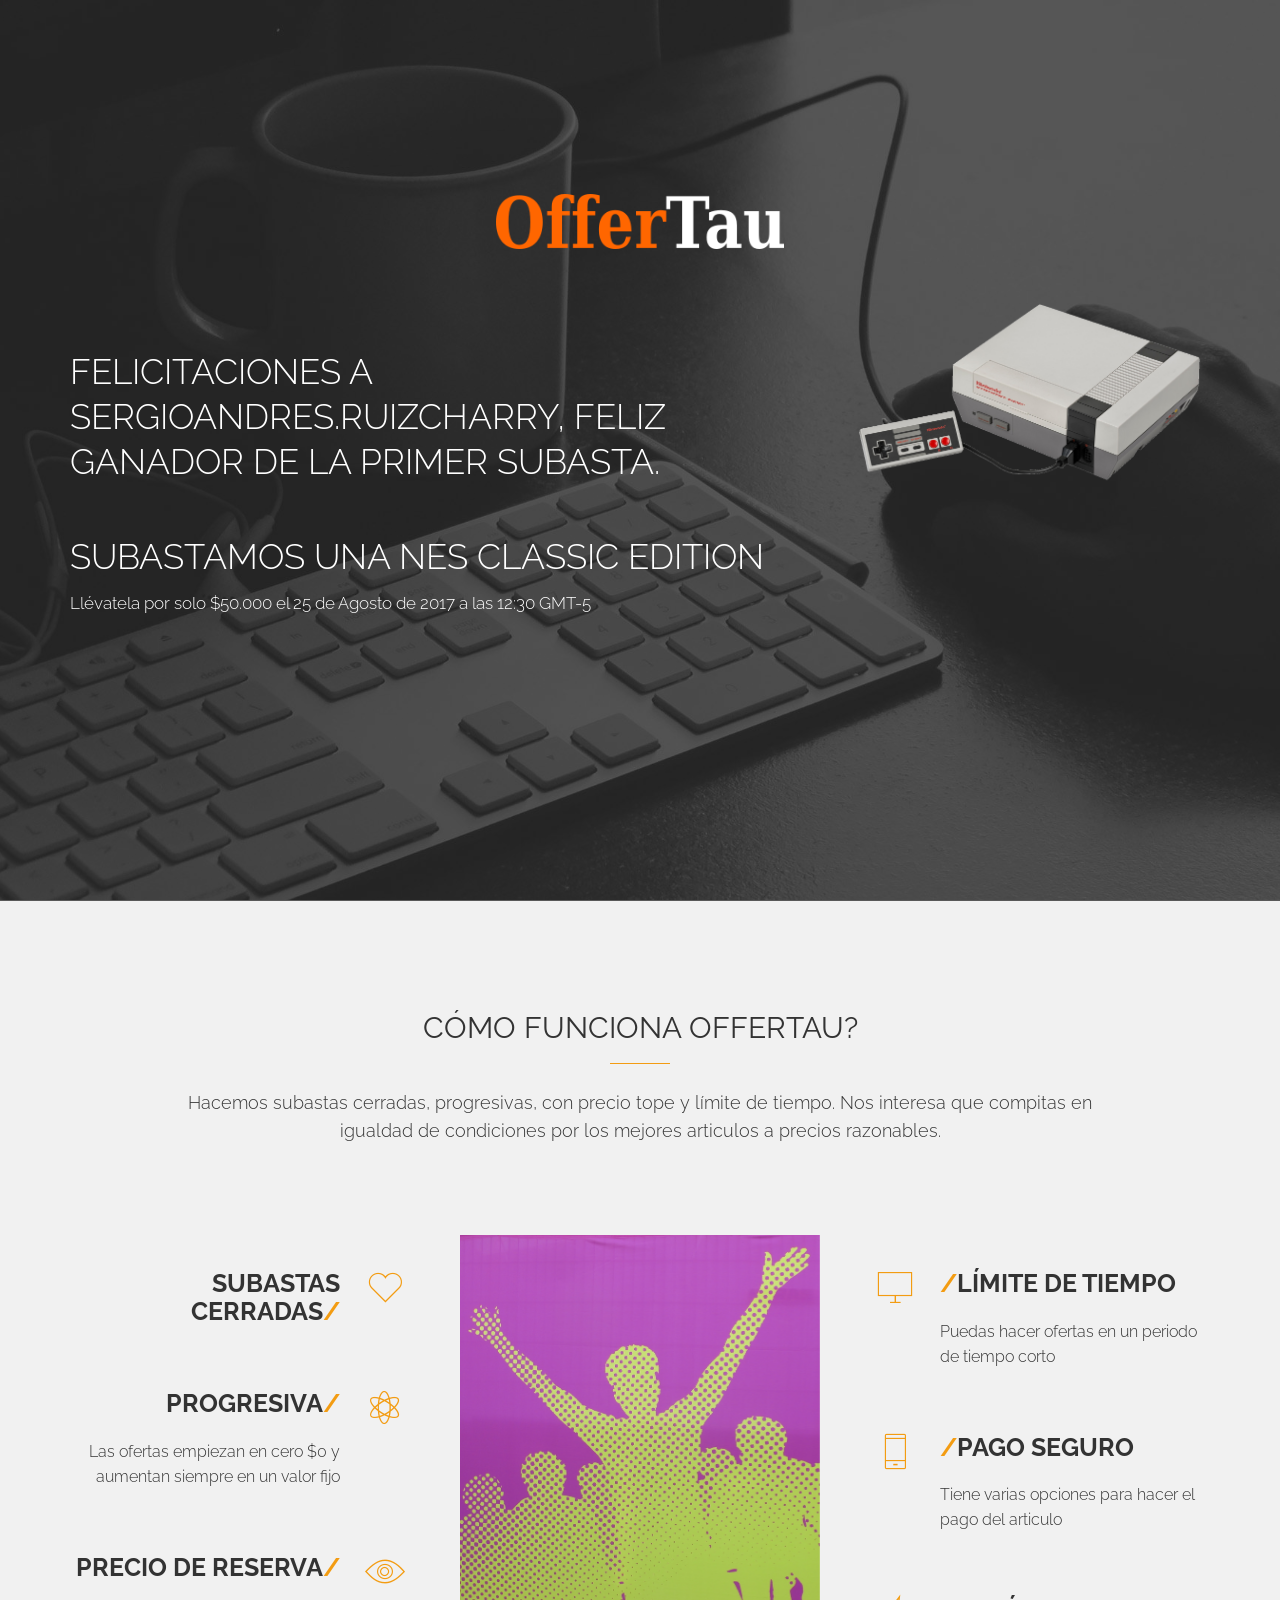
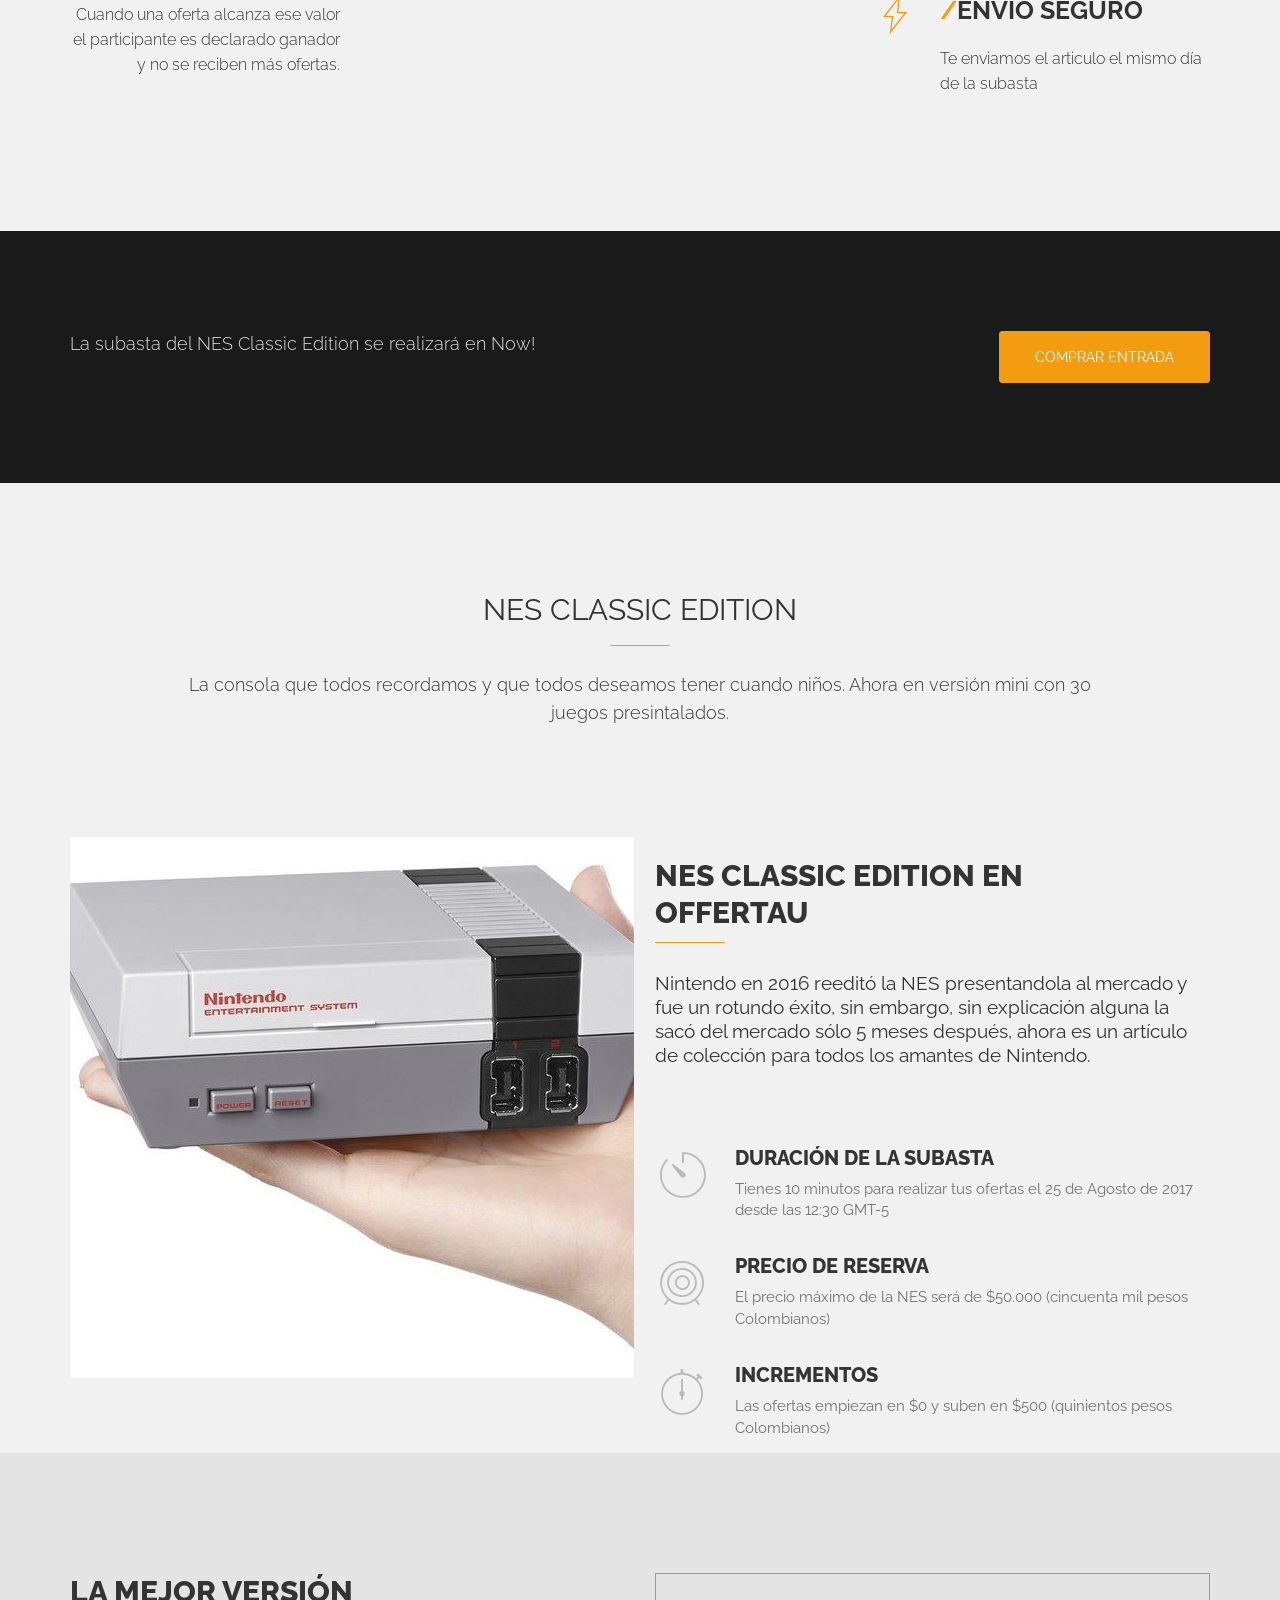
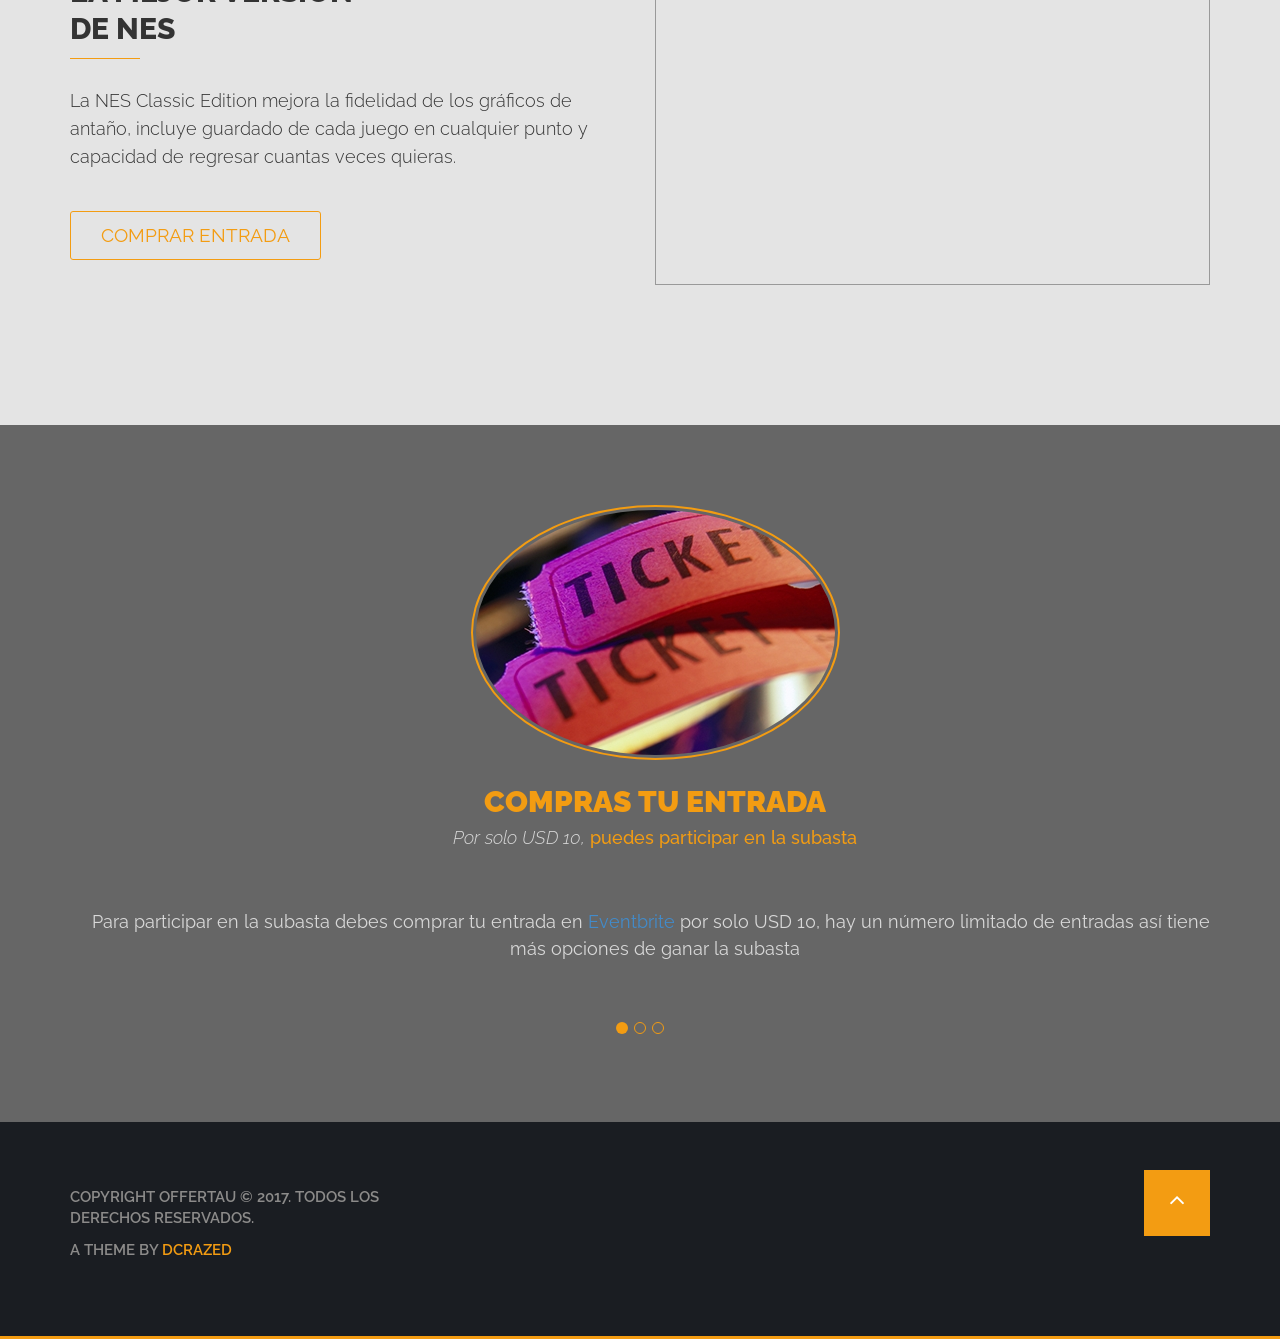
<file: index.html>
<!DOCTYPE html>
<html lang="en">
<!--
	Bent - Bootstrap Landing Page Template by Dcrazed
	Site: https://dcrazed.com/bent-app-landing-page-template/
	Free for personal and commercial use under GNU GPL 3.0 license.
-->

<head>
    <meta charset="utf-8">
    <meta http-equiv="X-UA-Compatible" content="IE=edge">
    <meta name="viewport" content="width=device-width, initial-scale=1">
    <title>Offertau | Subastas de los mejores productos a precios insuperables</title>
    <!-- Google Font -->
    <link href='https://fonts.googleapis.com/css?family=Raleway:500,600,700,800,900,400,300' rel='stylesheet' type='text/css'>

    <link href='https://fonts.googleapis.com/css?family=Source+Sans+Pro:300,400,600,700,900,300italic,400italic' rel='stylesheet' type='text/css'>
    <!-- Bootstrap -->
    <link href="css/bootstrap.min.css" rel="stylesheet">

    <!-- Owl Carousel Assets -->
    <link href="css/owl.carousel.css" rel="stylesheet">
    <link href="css/owl.theme.css" rel="stylesheet">


    <!-- Pixeden Icon Font -->
    <link rel="stylesheet" href="css/Pe-icon-7-stroke.css">

    <!-- Font Awesome -->
    <link href="css/font-awesome.min.css" rel="stylesheet">


    <!-- PrettyPhoto -->
    <link href="css/prettyPhoto.css" rel="stylesheet">
    
    <!-- Favicon -->
    <link rel="shortcut icon" type="image/x-icon" href="favicon.ico" />

    <!-- Style -->
    <link href="css/style.css" rel="stylesheet">

    <link href="css/animate.css" rel="stylesheet">
    <!-- Responsive CSS -->
    <link href="css/responsive.css" rel="stylesheet">
    <!-- HTML5 Shim and Respond.js IE8 support of HTML5 elements and media queries -->
    <!-- WARNING: Respond.js doesn't work if you view the page via file:// -->
    <!--[if lt IE 9]>
	  <script src="https://oss.maxcdn.com/libs/html5shiv/3.7.0/html5shiv.js"></script>
	  <script src="https://oss.maxcdn.com/libs/respond.js/1.4.2/respond.min.js"></script>
	<![endif]-->
</head>

<body>
    <!-- PRELOADER -->
    <div class="spn_hol">
        <div class="spinner">
            <div class="bounce1"></div>
            <div class="bounce2"></div>
            <div class="bounce3"></div>
        </div>
    </div>

 <!-- END PRELOADER -->

 <!-- =========================
     START ABOUT US SECTION
============================== -->
    <section class="header parallax home-parallax page" id="HOME">
        <h2></h2>
        <div class="section_overlay">
            <nav class="navbar navbar-default navbar-fixed-top" role="navigation">
                <div class="container">
                    <!-- Brand and toggle get grouped for better mobile display -->
                    <div class="navbar-header">
                        <button type="button" class="navbar-toggle collapsed" data-toggle="collapse" data-target="#bs-example-navbar-collapse-1">
                            <span class="sr-only">Cambiar navegación</span>
                            <span class="icon-bar"></span>
                            <span class="icon-bar"></span>
                            <span class="icon-bar"></span>
                        </button>
                        <a class="navbar-brand" href="#">
                            <img src="images/logo.png" alt="Offertau, subastas de los mejores productos y servicios a los mejores precios">
                        </a>
                    </div>
                    <!-- Collect the nav links, forms, and other content for toggling -->
                    <div class="collapse navbar-collapse" id="bs-example-navbar-collapse-1">
                        <ul class="nav navbar-nav navbar-right">
                            <!-- NAV -->
                            <li><a href="#HOME">INICIO</a> </li>
                            <li><a href="#FEATURES">¿CÓMO FUNCIONA?</a></li>
                            <li><a href="#ABOUT">NES</a> </li>
                        </ul>
                    </div>
                    <!-- /.navbar-collapse -->
                </div>
                <!-- /.container- -->
            </nav>

            <div class="container home-container">
                <div class="row">
                    <div class="col-md-12">
                        <div class="logo text-center">
                                <!-- LOGO -->
                            <img height="55" src="images/logo.png" alt="Offertau, subastas de los mejores productos y servicios a los mejores precios">
                        </div>
                    </div>
                </div>
                <div class="row">
                    <div class="col-md-8 col-sm-8">
                        <div class="home_text">
                            <!-- TITLE AND DESC -->
				                    <h1>FELICITACIONES A sergioandres.ruizcharry, feliz ganador de la primer subasta.</h1>
                            <h1>Subastamos una NES Classic Edition</h1>
                            <p>Llévatela por solo $50.000 el 25 de Agosto de 2017 a las 12:30 GMT-5</p>

							                            <div class="download-btn">
                            <!-- BUTTON 
                                <a class="btn home-btn wow fadeInLeft" href="#" target="_blank">FELICITACIONES A sergioandres.ruizcharry, feliz ganador de la primer subasta.</a>	
                            <div class="download-btn">
-->
                            <!-- BUTTON 
                                <a class="btn home-btn wow fadeInLeft" href="https://www.eventbrite.com/e/entradas-subasta-nes-classic-edition-36871966043" target="_blank">Comprar entrada</a>
								<a class="tuor btn wow fadeInRight" href="#FEATURES">Quiero saber más <i class="fa fa-angle-down"></i></a>
-->                            
</div>
                        </div>
                    </div>
                    <div class="col-md-4 col-sm-4">
                        <div class="home-iphone">
                            <img src="images/NES_home.png" alt="NES Classic Edition en subasta">
                        </div>
                    </div>
                </div>
            </div>
        </div>
    </section>

    <!-- END HEADER SECTION -->


<!-- =========================
     START FEATURES
============================== -->
    <section id="FEATURES" class="features page">
        <div class="container">
            <div class="row">
                <div class="col-md-10 col-md-offset-1">
                    <!-- FEATURES SECTION TITLE -->
                    <div class="section_title wow fadeIn" data-wow-duration="1s">
                        <h2>Cómo funciona Offertau?</h2>
                        <p>Hacemos subastas cerradas, progresivas, con precio tope y límite de tiempo. Nos interesa que compitas en igualdad de condiciones por los mejores articulos a precios razonables.</p>
                    </div>
                    <!-- END FEATURES SECTION TITLE -->
                </div>
            </div>
        </div>

        <div class="feature_inner">
            <div class="container">
                <div class="row">
                    <div class="col-md-4 right_no_padding wow fadeInLeft" data-wow-duration="1s">
                        <!-- FEATURE -->

                        <div class="left_single_feature">
                            <!-- ICON -->
                            <div><span class="pe-7s-like"></span></div>

                            <!-- FEATURE HEADING AND DESCRIPTION -->
                            <h3>Subastas cerradas<span>/</span></h3>
                        </div>

                        <!-- END SINGLE FEATURE -->


                        <!-- FEATURE -->
                        <div class="left_single_feature">
                            <!-- ICON -->
                            <div><span class="pe-7s-science"></span></div>

                            <!-- FEATURE HEADING AND DESCRIPTION -->
                            <h3>Progresiva<span>/</span></h3>
                            <p>Las ofertas empiezan en cero $0 y aumentan siempre en un valor fijo</p>
                        </div>
                        <!-- END SINGLE FEATURE -->


                        <!-- FEATURE -->
                        <div class="left_single_feature">
                            <!-- ICON -->
                            <div><span class="pe-7s-look"></span></div>

                            <!-- FEATURE HEADING AND DESCRIPTION -->
                            <h3>Precio de reserva<span>/</span></h3>
                            <p>Cuando una oferta alcanza ese valor el participante es declarado ganador y no se reciben más ofertas.</p>
                        </div>
                        <!-- END SINGLE FEATURE -->

                    </div>
                    <div class="col-md-4">
                        <div class="feature_iphone">
                            <!-- FEATURE PHONE IMAGE -->
                            <img class="wow bounceIn" data-wow-duration="1s" src="images/advantages.jpg" alt="Ventajas de las subastas de offertau, mejores articulos, precios bajos, entrega segura">
                        </div>
                    </div>
                    <div class="col-md-4 left_no_padding wow fadeInRight" data-wow-duration="1s">

                        <!-- FEATURE -->
                        <div class="right_single_feature">
                            <!-- ICON -->
                            <div><span class="pe-7s-monitor"></span></div>

                            <!-- FEATURE HEADING AND DESCRIPTION -->
                            <h3><span>/</span>Límite de tiempo</h3>
                            <p>Puedas hacer ofertas en un periodo de tiempo corto</p>
                        </div>
                        <!-- END SINGLE FEATURE -->


                        <!-- FEATURE -->
                        <div class="right_single_feature">
                            <!-- ICON -->
                            <div><span class="pe-7s-phone"></span></div>

                            <!-- FEATURE HEADING AND DESCRIPTION -->
                            <h3><span>/</span>Pago seguro</h3>
                            <p>Tiene varias opciones para hacer el pago del articulo</p>
                        </div>
                        <!-- END SINGLE FEATURE -->


                        <!-- FEATURE -->
                        <div class="right_single_feature">
                            <!-- ICON -->
                            <div><span class="pe-7s-gleam"></span></div>

                            <!-- FEATURE HEADING AND DESCRIPTION -->
                            <h3><span>/</span>Envío seguro</h3>
                            <p>Te enviamos el articulo el mismo día de la subasta</p>
                        </div>
                        <!-- END SINGLE FEATURE -->
                    </div>
                </div>
            </div>
        </div>
    </section>
    <!-- END FEATURES SECTION -->



<!-- =========================
     START CALL TO ACTION
============================== -->
    <div class="call_to_action">
        <div class="container">
            <div class="row wow fadeInLeftBig" data-wow-duration="1s">
                <div class="col-md-9">
                    <p>La subasta del NES Classic Edition se realizará en <span id="countbox1"></span></p>
                </div>
                <div class="col-md-3">
                    <a class="btn btn-primary btn-action" href="https://www.eventbrite.com/e/entradas-subasta-nes-classic-edition-36871966043" role="button">Comprar entrada</a>
                </div>
            </div>
        </div>
    </div>

    <!-- END CALL TO ACTION -->



 <!-- =========================
     START ABOUT US SECTION
============================== -->


    <section class="about page" id="ABOUT">
        <div class="container">
            <div class="row">
                <div class="col-md-10 col-md-offset-1">
                    <!-- ABOUT US SECTION TITLE-->
                    <div class="section_title">
                        <h2>NES Classic Edition</h2>
                        <p>La consola que todos recordamos y que todos deseamos tener cuando niños. Ahora en versión mini con 30 juegos presintalados.</p>
                    </div>
                </div>

            </div>
        </div>
        <div class="inner_about_area">
            <div class="container">
                <div class="row">
                    <div class="col-md-6">
                        <div class="about_phone wow fadeInLeft" data-wow-duration="1s" data-wow-delay=".5s">
                        <!-- PHONE -->
                            <img src="images/NES_hand.jpg" alt="Subasta de NES Classic Edition, solo en offertau, precio insuperable">
                        </div>
                    </div>
                    <div class="col-md-6  wow fadeInRight" data-wow-duration="1s" data-wow-delay=".5s">
                        <!-- TITLE -->
                        <div class="inner_about_title">
                            <h2>NES Classic Edition en <br> Offertau</h2>
                            <p>Nintendo en 2016 reeditó la NES presentandola al mercado y fue un rotundo éxito, sin embargo, sin explicación alguna la sacó del mercado sólo 5 meses después, ahora es un artículo de colección para todos los amantes de Nintendo.</p>
                        </div>
                        <div class="inner_about_desc">

                            <!-- SINGLE DESC -->
                            <div class="single_about_area fadeInUp wow" data-wow-duration=".5s" data-wow-delay="1s">
                                <!-- ICON -->
                                <div><i class="pe-7s-timer"></i></div>
                                <!-- HEADING DESCRIPTION -->
                                <h3>Duración de la subasta</h3>
                                <p>Tienes 10 minutos para realizar tus ofertas el 25 de Agosto de 2017 desde las 12:30 GMT-5</p>
                            </div>
                            <!-- END SINGLE DESC -->


                            <!-- SINGLE DESC -->
                            <div class="single_about_area fadeInUp wow" data-wow-duration=".5s" data-wow-delay="1.5s">
                                <!-- ICON -->
                                <div><i class="pe-7s-target"></i></div>
                                <!-- HEADING DESCRIPTION -->
                                <h3>Precio de reserva</h3>
                                <p>El precio máximo de la NES será de $50.000 (cincuenta mil pesos Colombianos)</p>
                            </div>
                            <!-- END SINGLE DESC -->


                            <!-- SINGLE DESC -->
                            <div class="single_about_area fadeInUp wow" data-wow-duration=".5s" data-wow-delay="2s">
                                <!-- ICON -->
                                <div><i class="pe-7s-stopwatch"></i></div>
                                <!-- HEADING DESCRIPTION -->
                                <h3>Incrementos</h3>
                                <p>Las ofertas empiezan en $0 y suben en $500 (quinientos pesos Colombianos)</p>
                            </div>
                            <!-- END SINGLE DESC -->

                        </div>
                    </div>
                </div>
            </div>
        </div>

        <div class="video_area">
            <div class="container">
                <div class="row">
                    <div class="col-md-6 wow fadeInLeftBig">
                    <!-- VIDEO LEFT TITLE -->
                        <div class="video_title">
                            <h2>La mejor versión <br>de NES</h2>
                            <p>La NES Classic Edition mejora la fidelidad de los gráficos de antaño, incluye guardado de cada juego en cualquier punto y capacidad de regresar cuantas veces quieras.</p>
                        </div>
                        <div class="video-button">
                            <!-- BUTTON -->
                            <a class="btn home-btn wow fadeInLeft" href="https://www.eventbrite.com/e/entradas-subasta-nes-classic-edition-36871966043" target="_blank">Comprar entrada</a>
                        </div>
                    </div>
                    <div class="col-md-6 wow fadeInRightBig">
                         <!-- VIDEO -->
                        <div class="video">
                            <iframe width="560" height="315" src="https://www.youtube.com/embed/H-d6Ta7ivqQ" frameborder="0" allowfullscreen></iframe>
                        </div>
                    </div>
                </div>
            </div>
        </div>
    </section>
    <!-- End About Us -->




 <!-- =========================
     START TESTIMONIAL SECTION
============================== -->

    <section id="TESTIMONIAL" class="testimonial parallax">
        <div class="section_overlay">
            <div class="container">
                <div class="row">
                    <div class="col-md-12 wow bounceInDown">
                        <div id="carousel-example-caption-testimonial" class="carousel slide" data-ride="carousel">
                            <!-- Indicators -->
                            <ol class="carousel-indicators">
                                <li data-target="#carousel-example-caption-testimonial" data-slide-to="0" class="active"></li>
                                <li data-target="#carousel-example-caption-testimonial" data-slide-to="1"></li>
                                <li data-target="#carousel-example-caption-testimonial" data-slide-to="2"></li>
                            </ol>

                            <!-- Wrapper for slides -->
                            <div class="carousel-inner">
                                <div class="item active">
                                    <div class="container">
                                        <div class="row">
                                            <div class="col-md-12 text-center">
                                                <!-- IMAGE -->
                                                <img src="images/step1_ticket.jpg" alt="Compras tu entrada para la subasta de offertau">
                                                <div class="testimonial_caption">
                                                   <!-- DESCRIPTION -->  
                                                    <h2>Compras tu entrada</h2>
                                                    <h4><span>Por solo USD 10,</span> puedes participar en la subasta</h4>
                                                    <p>Para participar en la subasta debes comprar tu entrada en <a href="https://www.eventbrite.com/e/entradas-subasta-nes-classic-edition-36871966043" target="_blank">Eventbrite</a> por solo USD 10, hay un número limitado de entradas así tienes más opciones de ganar la subasta</p>
                                                </div>
                                            </div>
                                        </div>
                                    </div>
                                </div>
                                <div class="item">
                                    <div class="container">
                                        <div class="row">
                                            <div class="col-md-12 text-center">
                                                 <!-- IMAGE -->
                                                <img src="images/step2_bid.jpg" alt="Compites por ganar el NES en offertau">
                                                <div class="testimonial_caption">
                                                <!-- DESCRIPTION --> 
                                                    <h2>Compites en la subasta</h2>
                                                    <h4><span>Haces tus ofertas,</span> con solo un clic</h4>
                                                    <p>Cada oferta sube el valor del articulo en $500 pesos, de esa forma garantizamos una competencia justa. El ganador de la subasta es la persona que haga la primer oferta con el valor de reserva ($50.000) o quien haya hecho la mejor oferta al terminar el tiempo (10 minutos).</p>
                                                </div>
                                            </div>
                                        </div>
                                    </div>
                                </div>
                                <div class="item">
                                    <div class="container">
                                        <div class="row">
                                            <div class="col-md-12 text-center">
                                                <!-- IMAGE -->
                                                <img src="images/step3_deliver.jpg" alt="Recibes tu articulo desde Offertau hasta tu casa">
                                                <div class="testimonial_caption">
                                                <!-- DESCRIPTION --> 
                                                    <h2>Recibes tu articulo</h2>
                                                    <h4><span>Pagas el valor del articulo,</span> Recibes en tu casa</h4>
                                                    <p>Al terminar la subasta Offertau te contacta para que puedas pagar el valor de tu oferta y recibas por correo tu articulo!. Tu pago y la entrega de tu artículo están asegurados.</p>
                                                </div>
                                            </div>
                                        </div>
                                    </div>
                                </div>
                            </div>
                        </div>
                    </div>
                </div>
            </div>
        </div>
    </section>



    <!-- END TESTIMONIAL SECTION -->


<!-- =========================
     FOOTER 
============================== -->

    <section class="copyright">
        <h2></h2>
        <div class="container">
            <div class="row">
                <div class="col-md-6">
                    <div class="copy_right_text">
                    <!-- COPYRIGHT TEXT -->
                        <p>Copyright Offertau &copy; 2017. Todos los derechos reservados.</p>        
                        <p>A theme by <a href="https://dcrazed.com/">Dcrazed</a></p>
                    </div>
                     
                </div>

                <div class="col-md-6">
                    <div class="scroll_top">
                        <a href="#HOME"><i class="fa fa-angle-up"></i></a>
                    </div>
                </div>
            </div>
        </div>
    </section>
    <!-- END FOOTER -->


<!-- =========================
     SCRIPTS 
============================== -->


    <script src="js/jquery.min.js"></script>
    <script src="js/bootstrap.min.js"></script>
    <script src="js/owl.carousel.js"></script>
    <script src="js/jquery.fitvids.js"></script>
    <script src="js/smoothscroll.js"></script>
    <script src="js/jquery.parallax-1.1.3.js"></script>
    <script src="js/jquery.prettyPhoto.js"></script>
    <script src="js/jquery.ajaxchimp.min.js"></script>
    <script src="js/jquery.ajaxchimp.langs.js"></script>
    <script src="js/wow.min.js"></script>
    <script src="js/waypoints.min.js"></script>
    <script src="js/jquery.counterup.min.js"></script>
    <script src="js/script.js"></script>


</body>
</html>
</file>
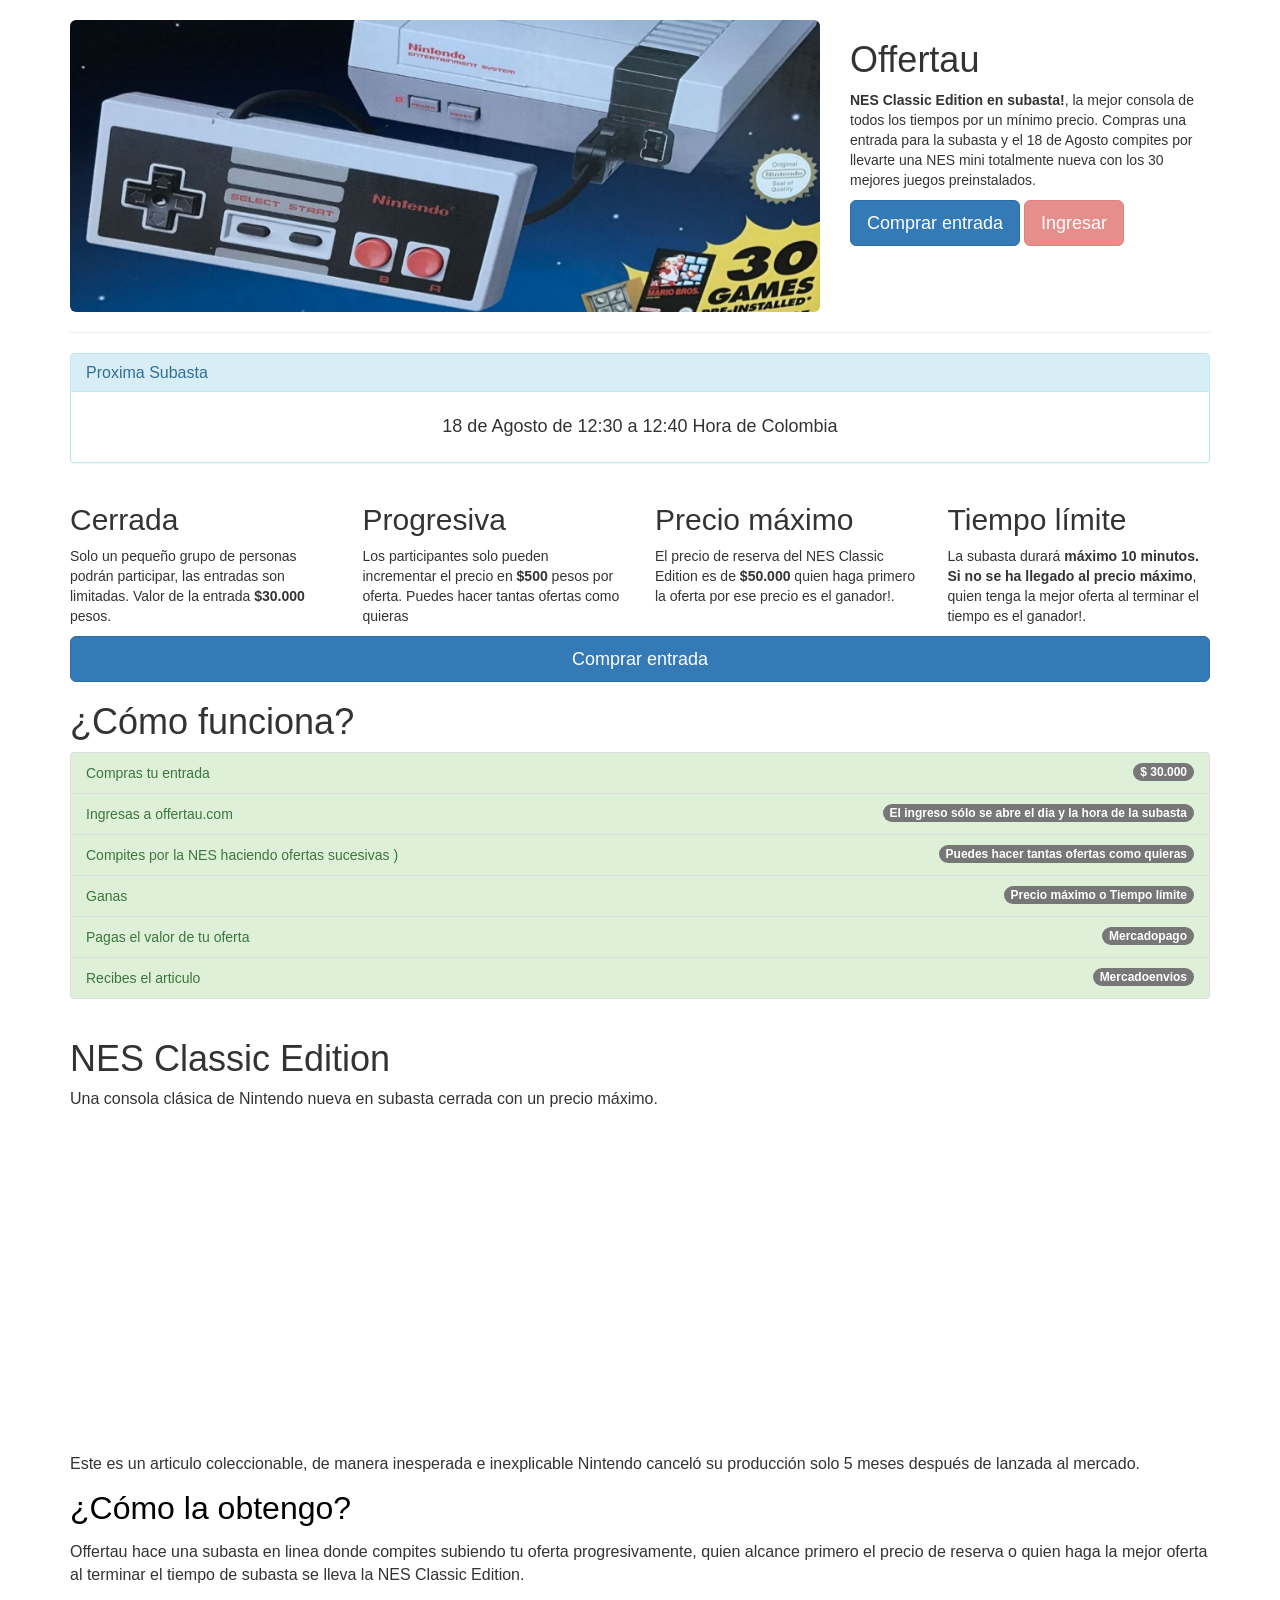
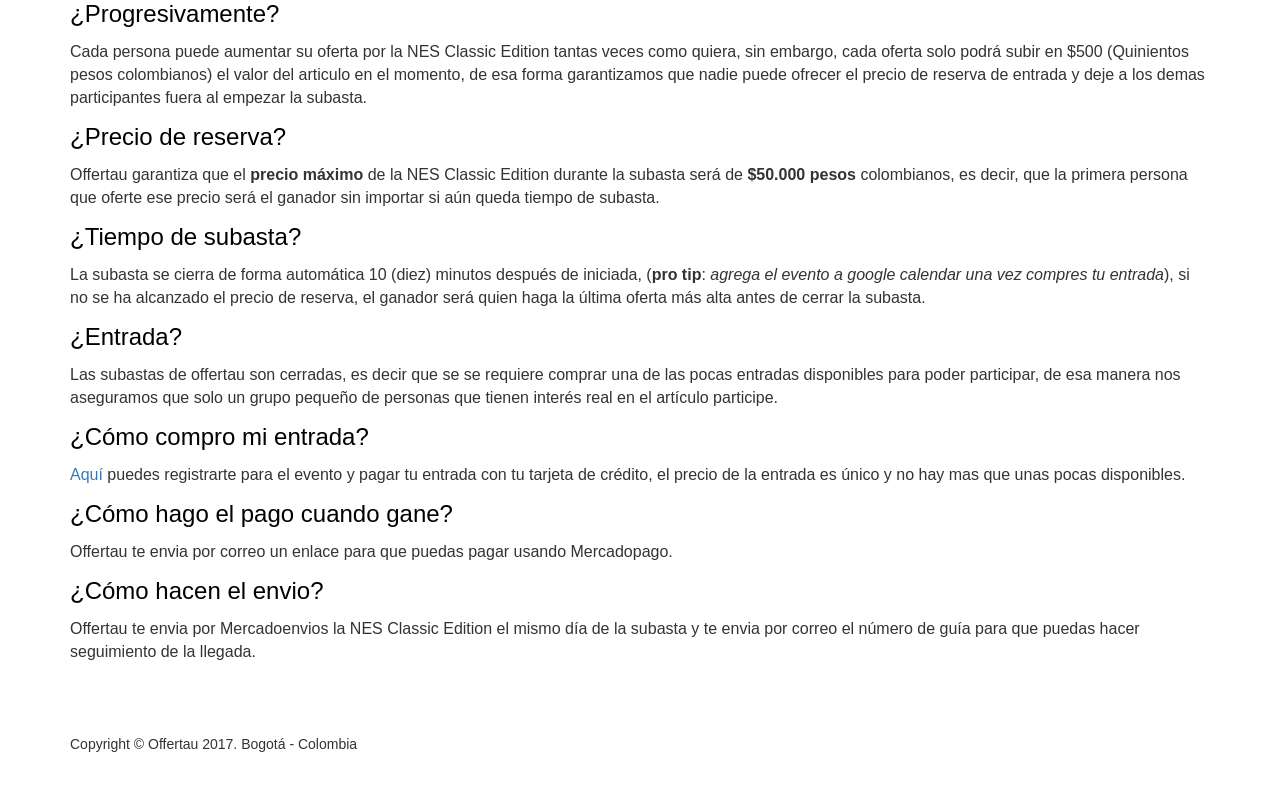
<file: landing/index.html>
<!DOCTYPE html>
<html lang="en">

<head>

    <meta charset="utf-8">
    <meta http-equiv="X-UA-Compatible" content="IE=edge">
    <meta name="viewport" content="width=device-width, initial-scale=1">
    <meta name="description" content="Subasta de NES Classic Edition por offertau">
    <meta name="author" content="offertau">

    <title>Subasta de NES Classic Edition</title>

    <!-- Bootstrap Core CSS -->
    <link href="css/bootstrap.min.css" rel="stylesheet">

    <!-- Custom CSS -->
    <link href="css/small-business.css" rel="stylesheet">

    <!-- HTML5 Shim and Respond.js IE8 support of HTML5 elements and media queries -->
    <!-- WARNING: Respond.js doesn't work if you view the page via file:// -->
    <!--[if lt IE 9]>
        <script src="https://oss.maxcdn.com/libs/html5shiv/3.7.0/html5shiv.js"></script>
        <script src="https://oss.maxcdn.com/libs/respond.js/1.4.2/respond.min.js"></script>
    <![endif]-->

</head>

<body>

    <!-- Page Content -->
    <div class="container">

        <!-- Heading Row -->
        <div class="row">
            <div class="col-md-8">
                <img class="img-responsive img-rounded" src="img/header.jpg" alt="NES Classic Edition, subasta">
            </div>
            <!-- /.col-md-8 -->
            <div class="col-md-4">
                <h1>Offertau</h1>
                <p><b>NES Classic Edition en subasta!</b>, la mejor consola de todos los tiempos por un mínimo precio. Compras una entrada para la subasta y el 18 de Agosto compites por llevarte una NES mini totalmente nueva con los 30 mejores juegos preinstalados.</p>
                <a class="btn btn-primary btn-lg" href="https://www.eventbrite.com/e/entradas-subasta-online-de-nintendo-nes-mini-36830667518">Comprar entrada</a>
                <a href="#" class="btn btn-danger btn-lg disabled" role="button">Ingresar</a>
            </div>
            <!-- /.col-md-4 -->
        </div>
        <!-- /.row -->

        <hr>

        <!-- Call to Action Well -->
        <div class="row">
            <div class="col-lg-12">
                <div class="panel panel-info">
					<div class="panel-heading">
						<h3 class="panel-title">Proxima Subasta</h3>
					</div>
					<div class="panel-body text-center">
						<h4>18 de Agosto de 12:30 a 12:40 Hora de Colombia</h4>
					</div>
                </div>
            </div>
            <!-- /.col-lg-12 -->
        </div>
        <!-- /.row -->

        <!-- Content Row -->
        <div class="row">
            <div class="col-md-3">
                <h2>Cerrada</h2>
                <p>Solo un pequeño grupo de personas podrán participar, las entradas son limitadas. Valor de la entrada <b>$30.000</b> pesos.</p>
            </div>
            <!-- /.col-md-4 -->
            <div class="col-md-3">
                <h2>Progresiva</h2>
                <p>Los participantes solo pueden incrementar el precio en <b>$500</b> pesos por oferta. Puedes hacer tantas ofertas como quieras</p>
            </div>
            <!-- /.col-md-4 -->
            <div class="col-md-3">
                <h2>Precio máximo</h2>
                <p>El precio de reserva del NES Classic Edition es de <b>$50.000</b> quien haga primero la oferta por ese precio es el ganador!.</p>
            </div>
            <!-- /.col-md-4 -->
            <div class="col-md-3">
                <h2>Tiempo límite</h2>
                <p>La subasta durará <b>máximo 10 minutos. Si no se ha llegado al precio máximo</b>, quien tenga la mejor oferta al terminar el tiempo es el ganador!.</p>
            </div>
            <!-- /.col-md-4 -->
            <div class="col-lg-12 text-center">
				<a class="btn btn-primary btn-lg btn-block" href="https://www.eventbrite.com/e/entradas-subasta-online-de-nintendo-nes-mini-36830667518">Comprar entrada</a>
            </div>
        </div>
        <!-- /.row -->

		<!-- Description Row -->
		<div class="row">
            <div class="col-lg-12">
				  <h1>¿Cómo funciona?</h1>
				  <p><ol class="list-group">
						<li class="list-group-item list-group-item-success">Compras tu entrada <span class="badge">$ 30.000</span></li>
						<li class="list-group-item list-group-item-success">Ingresas a offertau.com <span class="badge">El ingreso sólo se abre el dia y la hora de la subasta</span></li>
						<li class="list-group-item list-group-item-success">Compites por la NES haciendo ofertas sucesivas <span class="badge">Puedes hacer tantas ofertas como quieras</span>)</li>
						<li class="list-group-item list-group-item-success">Ganas <span class="badge">Precio máximo o Tiempo límite</span></li>
						<li class="list-group-item list-group-item-success">Pagas el valor de tu oferta <span class="badge">Mercadopago</span></li>
						<li class="list-group-item list-group-item-success">Recibes el articulo <span class="badge">Mercadoenvios</span></li>
					</ol>	
				  </p>
            </div>
            <!-- /.col-lg-12 -->
        </div>
        <!-- /.row -->

		<section>
				<h1>NES Classic Edition</h1>
				<p><span style="font-size: medium;">Una consola cl&aacute;sica de Nintendo nueva en subasta cerrada con un precio m&aacute;ximo.</span></p>
				<p><span style="font-size: medium;"><iframe width="560" height="315" src="https://www.youtube.com/embed/62bI0zItF6g" frameborder="0" allowfullscreen></iframe><br /></span></p>
				<p><span style="font-size: medium;">Este es un articulo coleccionable, de manera inesperada e inexplicable Nintendo cancel&oacute; su producci&oacute;n solo 5 meses despu&eacute;s de lanzada al mercado.</span></p>
				<p><span style="font-size: xx-large; color: #000000;">&iquest;C&oacute;mo la obtengo?</span></p>
				<p><span style="font-size: medium;">Offertau hace una subasta en linea donde compites subiendo tu oferta progresivamente, quien alcance primero el precio de reserva o quien haga la mejor oferta al terminar el tiempo de subasta se lleva<span style="font-size: medium;"> la NES Classic Edition.</span></span></p>
				<p><span style="font-size: x-large; color: #000000;">&iquest;Progresivamente?</span></p>
				<p><span style="font-size: medium;"><span style="font-size: medium;">Cada persona puede aumentar su oferta por la <span style="font-size: medium;"><span style="font-size: medium;">NES Classic Edition</span></span> tantas veces como quiera, sin embargo, cada oferta solo podr&aacute; subir en $500 (Quinientos pesos colombianos) el valor del articulo en el momento, de esa forma garantizamos que nadie puede ofrecer el precio de reserva de entrada y deje a los demas participantes fuera al empezar la subasta.</span></span></p>
				<p><span style="font-size: x-large; color: #000000;">&iquest;Precio de reserva?</span></p>
				<p><span style="font-size: medium;"><span style="font-size: medium;">Offertau garantiza que el <strong>precio m&aacute;ximo</strong> de la NES Classic Edition durante la subasta ser&aacute; de <strong>$50.000 pesos</strong> colombianos, es decir, que la primera persona que oferte ese precio ser&aacute; el ganador sin importar si a&uacute;n queda tiempo <span style="font-size: medium;"><span style="font-size: medium;">de subasta</span></span>.</span></span></p>
				<p><span style="font-size: x-large; color: #000000;">&iquest;Tiempo de subasta?</span></p>
				<p><span style="font-size: medium;"><span style="font-size: medium;">La subasta se cierra de forma autom&aacute;tica 10 (diez) minutos despu&eacute;s de iniciada, (<strong>pro tip</strong>: <em>agrega el evento a google calendar una vez compres tu entrada</em>), si no se ha alcanzado el precio de reserva, el ganador ser&aacute; quien haga la &uacute;ltima oferta m&aacute;s alta antes de cerrar la subasta.</span></span></p>
				<p><span style="font-size: x-large; color: #000000;">&iquest;Entrada?</span></p>
				<p><span style="font-size: medium;"><span style="font-size: medium;">Las subastas de offertau son cerradas, es decir que se se requiere comprar una de las pocas entradas disponibles para poder participar, de esa manera nos aseguramos que solo un grupo peque&ntilde;o de personas que tienen inter&eacute;s real en el art&iacute;culo participe.</span></span></p>
				<p><span style="font-size: x-large; color: #000000;">&iquest;C&oacute;mo compro mi entrada?</span></p>
				<p><span style="font-size: medium;"><span style="font-size: medium;"><a href="https://www.eventbrite.com/e/entradas-subasta-online-de-nintendo-nes-mini-36830667518">Aquí</a> puedes registrarte para el evento y pagar tu entrada con tu tarjeta de cr&eacute;dito, el precio de la entrada es &uacute;nico y no hay mas que unas pocas disponibles.</span></span></p>
				<p><span style="font-size: x-large; color: #000000;">&iquest;C&oacute;mo hago el pago cuando gane?</span></p>
				<p><span style="font-size: medium;"><span style="font-size: medium;">Offertau te envia por correo un enlace para que puedas pagar usando Mercadopago.</span></span></p>
				<p><span style="font-size: x-large; color: #000000;">&iquest;C&oacute;mo hacen el envio?</span></p>
				<p><span style="font-size: medium;"><span style="font-size: medium;">Offertau te envia por Mercadoenvios la NES Classic Edition el mismo d&iacute;a de la subasta y te envia por correo el n&uacute;mero de gu&iacute;a para que puedas hacer seguimiento de la llegada.</span></span></p>
				<p><br /></p>
		</section>

        <!-- Footer -->
        <footer>
            <div class="row">
                <div class="col-lg-12">
                    <p>Copyright &copy; Offertau 2017. Bogotá - Colombia</p>
                </div>
            </div>
        </footer>

    </div>
    <!-- /.container -->

    <!-- jQuery -->
    <script src="js/jquery.js"></script>

    <!-- Bootstrap Core JavaScript -->
    <script src="js/bootstrap.min.js"></script>

</body>

</html>
</file>
<file: css/Pe-icon-7-stroke.css>
@font-face {
	font-family: 'Pe-icon-7-stroke';
	src:url('../fonts/Pe-icon-7-stroke.eot?d7yf1v');
	src:url('../fonts/Pe-icon-7-stroke.eot?#iefixd7yf1v') format('embedded-opentype'),
		url('../fonts/Pe-icon-7-stroke.woff?d7yf1v') format('woff'),
		url('../fonts/Pe-icon-7-stroke.ttf?d7yf1v') format('truetype'),
		url('../fonts/Pe-icon-7-stroke.svg?d7yf1v#Pe-icon-7-stroke') format('svg');
	font-weight: normal;
	font-style: normal;
}

[class^="pe-7s-"], [class*=" pe-7s-"] {
	font-family: 'Pe-icon-7-stroke';
	speak: none;
	font-style: normal;
	font-weight: normal;
	font-variant: normal;
	text-transform: none;
	line-height: 1;

	/* Better Font Rendering =========== */
	-webkit-font-smoothing: antialiased;
	-moz-osx-font-smoothing: grayscale;
}

.pe-7s-album:before {
	content: "\e6aa";
}
.pe-7s-arc:before {
	content: "\e6ab";
}
.pe-7s-back-2:before {
	content: "\e6ac";
}
.pe-7s-bandaid:before {
	content: "\e6ad";
}
.pe-7s-car:before {
	content: "\e6ae";
}
.pe-7s-diamond:before {
	content: "\e6af";
}
.pe-7s-door-lock:before {
	content: "\e6b0";
}
.pe-7s-eyedropper:before {
	content: "\e6b1";
}
.pe-7s-female:before {
	content: "\e6b2";
}
.pe-7s-gym:before {
	content: "\e6b3";
}
.pe-7s-hammer:before {
	content: "\e6b4";
}
.pe-7s-headphones:before {
	content: "\e6b5";
}
.pe-7s-helm:before {
	content: "\e6b6";
}
.pe-7s-hourglass:before {
	content: "\e6b7";
}
.pe-7s-leaf:before {
	content: "\e6b8";
}
.pe-7s-magic-wand:before {
	content: "\e6b9";
}
.pe-7s-male:before {
	content: "\e6ba";
}
.pe-7s-map-2:before {
	content: "\e6bb";
}
.pe-7s-next-2:before {
	content: "\e6bc";
}
.pe-7s-paint-bucket:before {
	content: "\e6bd";
}
.pe-7s-pendrive:before {
	content: "\e6be";
}
.pe-7s-photo:before {
	content: "\e6bf";
}
.pe-7s-piggy:before {
	content: "\e6c0";
}
.pe-7s-plugin:before {
	content: "\e6c1";
}
.pe-7s-refresh-2:before {
	content: "\e6c2";
}
.pe-7s-rocket:before {
	content: "\e6c3";
}
.pe-7s-settings:before {
	content: "\e6c4";
}
.pe-7s-shield:before {
	content: "\e6c5";
}
.pe-7s-smile:before {
	content: "\e6c6";
}
.pe-7s-usb:before {
	content: "\e6c7";
}
.pe-7s-vector:before {
	content: "\e6c8";
}
.pe-7s-wine:before {
	content: "\e6c9";
}
.pe-7s-cloud-upload:before {
	content: "\e68a";
}
.pe-7s-cash:before {
	content: "\e68c";
}
.pe-7s-close:before {
	content: "\e680";
}
.pe-7s-bluetooth:before {
	content: "\e68d";
}
.pe-7s-cloud-download:before {
	content: "\e68b";
}
.pe-7s-way:before {
	content: "\e68e";
}
.pe-7s-close-circle:before {
	content: "\e681";
}
.pe-7s-id:before {
	content: "\e68f";
}
.pe-7s-angle-up:before {
	content: "\e682";
}
.pe-7s-wristwatch:before {
	content: "\e690";
}
.pe-7s-angle-up-circle:before {
	content: "\e683";
}
.pe-7s-world:before {
	content: "\e691";
}
.pe-7s-angle-right:before {
	content: "\e684";
}
.pe-7s-volume:before {
	content: "\e692";
}
.pe-7s-angle-right-circle:before {
	content: "\e685";
}
.pe-7s-users:before {
	content: "\e693";
}
.pe-7s-angle-left:before {
	content: "\e686";
}
.pe-7s-user-female:before {
	content: "\e694";
}
.pe-7s-angle-left-circle:before {
	content: "\e687";
}
.pe-7s-up-arrow:before {
	content: "\e695";
}
.pe-7s-angle-down:before {
	content: "\e688";
}
.pe-7s-switch:before {
	content: "\e696";
}
.pe-7s-angle-down-circle:before {
	content: "\e689";
}
.pe-7s-scissors:before {
	content: "\e697";
}
.pe-7s-wallet:before {
	content: "\e600";
}
.pe-7s-safe:before {
	content: "\e698";
}
.pe-7s-volume2:before {
	content: "\e601";
}
.pe-7s-volume1:before {
	content: "\e602";
}
.pe-7s-voicemail:before {
	content: "\e603";
}
.pe-7s-video:before {
	content: "\e604";
}
.pe-7s-user:before {
	content: "\e605";
}
.pe-7s-upload:before {
	content: "\e606";
}
.pe-7s-unlock:before {
	content: "\e607";
}
.pe-7s-umbrella:before {
	content: "\e608";
}
.pe-7s-trash:before {
	content: "\e609";
}
.pe-7s-tools:before {
	content: "\e60a";
}
.pe-7s-timer:before {
	content: "\e60b";
}
.pe-7s-ticket:before {
	content: "\e60c";
}
.pe-7s-target:before {
	content: "\e60d";
}
.pe-7s-sun:before {
	content: "\e60e";
}
.pe-7s-study:before {
	content: "\e60f";
}
.pe-7s-stopwatch:before {
	content: "\e610";
}
.pe-7s-star:before {
	content: "\e611";
}
.pe-7s-speaker:before {
	content: "\e612";
}
.pe-7s-signal:before {
	content: "\e613";
}
.pe-7s-shuffle:before {
	content: "\e614";
}
.pe-7s-shopbag:before {
	content: "\e615";
}
.pe-7s-share:before {
	content: "\e616";
}
.pe-7s-server:before {
	content: "\e617";
}
.pe-7s-search:before {
	content: "\e618";
}
.pe-7s-film:before {
	content: "\e6a5";
}
.pe-7s-science:before {
	content: "\e619";
}
.pe-7s-disk:before {
	content: "\e6a6";
}
.pe-7s-ribbon:before {
	content: "\e61a";
}
.pe-7s-repeat:before {
	content: "\e61b";
}
.pe-7s-refresh:before {
	content: "\e61c";
}
.pe-7s-add-user:before {
	content: "\e6a9";
}
.pe-7s-refresh-cloud:before {
	content: "\e61d";
}
.pe-7s-paperclip:before {
	content: "\e69c";
}
.pe-7s-radio:before {
	content: "\e61e";
}
.pe-7s-note2:before {
	content: "\e69d";
}
.pe-7s-print:before {
	content: "\e61f";
}
.pe-7s-network:before {
	content: "\e69e";
}
.pe-7s-prev:before {
	content: "\e620";
}
.pe-7s-mute:before {
	content: "\e69f";
}
.pe-7s-power:before {
	content: "\e621";
}
.pe-7s-medal:before {
	content: "\e6a0";
}
.pe-7s-portfolio:before {
	content: "\e622";
}
.pe-7s-like2:before {
	content: "\e6a1";
}
.pe-7s-plus:before {
	content: "\e623";
}
.pe-7s-left-arrow:before {
	content: "\e6a2";
}
.pe-7s-play:before {
	content: "\e624";
}
.pe-7s-key:before {
	content: "\e6a3";
}
.pe-7s-plane:before {
	content: "\e625";
}
.pe-7s-joy:before {
	content: "\e6a4";
}
.pe-7s-photo-gallery:before {
	content: "\e626";
}
.pe-7s-pin:before {
	content: "\e69b";
}
.pe-7s-phone:before {
	content: "\e627";
}
.pe-7s-plug:before {
	content: "\e69a";
}
.pe-7s-pen:before {
	content: "\e628";
}
.pe-7s-right-arrow:before {
	content: "\e699";
}
.pe-7s-paper-plane:before {
	content: "\e629";
}
.pe-7s-delete-user:before {
	content: "\e6a7";
}
.pe-7s-paint:before {
	content: "\e62a";
}
.pe-7s-bottom-arrow:before {
	content: "\e6a8";
}
.pe-7s-notebook:before {
	content: "\e62b";
}
.pe-7s-note:before {
	content: "\e62c";
}
.pe-7s-next:before {
	content: "\e62d";
}
.pe-7s-news-paper:before {
	content: "\e62e";
}
.pe-7s-musiclist:before {
	content: "\e62f";
}
.pe-7s-music:before {
	content: "\e630";
}
.pe-7s-mouse:before {
	content: "\e631";
}
.pe-7s-more:before {
	content: "\e632";
}
.pe-7s-moon:before {
	content: "\e633";
}
.pe-7s-monitor:before {
	content: "\e634";
}
.pe-7s-micro:before {
	content: "\e635";
}
.pe-7s-menu:before {
	content: "\e636";
}
.pe-7s-map:before {
	content: "\e637";
}
.pe-7s-map-marker:before {
	content: "\e638";
}
.pe-7s-mail:before {
	content: "\e639";
}
.pe-7s-mail-open:before {
	content: "\e63a";
}
.pe-7s-mail-open-file:before {
	content: "\e63b";
}
.pe-7s-magnet:before {
	content: "\e63c";
}
.pe-7s-loop:before {
	content: "\e63d";
}
.pe-7s-look:before {
	content: "\e63e";
}
.pe-7s-lock:before {
	content: "\e63f";
}
.pe-7s-lintern:before {
	content: "\e640";
}
.pe-7s-link:before {
	content: "\e641";
}
.pe-7s-like:before {
	content: "\e642";
}
.pe-7s-light:before {
	content: "\e643";
}
.pe-7s-less:before {
	content: "\e644";
}
.pe-7s-keypad:before {
	content: "\e645";
}
.pe-7s-junk:before {
	content: "\e646";
}
.pe-7s-info:before {
	content: "\e647";
}
.pe-7s-home:before {
	content: "\e648";
}
.pe-7s-help2:before {
	content: "\e649";
}
.pe-7s-help1:before {
	content: "\e64a";
}
.pe-7s-graph3:before {
	content: "\e64b";
}
.pe-7s-graph2:before {
	content: "\e64c";
}
.pe-7s-graph1:before {
	content: "\e64d";
}
.pe-7s-graph:before {
	content: "\e64e";
}
.pe-7s-global:before {
	content: "\e64f";
}
.pe-7s-gleam:before {
	content: "\e650";
}
.pe-7s-glasses:before {
	content: "\e651";
}
.pe-7s-gift:before {
	content: "\e652";
}
.pe-7s-folder:before {
	content: "\e653";
}
.pe-7s-flag:before {
	content: "\e654";
}
.pe-7s-filter:before {
	content: "\e655";
}
.pe-7s-file:before {
	content: "\e656";
}
.pe-7s-expand1:before {
	content: "\e657";
}
.pe-7s-exapnd2:before {
	content: "\e658";
}
.pe-7s-edit:before {
	content: "\e659";
}
.pe-7s-drop:before {
	content: "\e65a";
}
.pe-7s-drawer:before {
	content: "\e65b";
}
.pe-7s-download:before {
	content: "\e65c";
}
.pe-7s-display2:before {
	content: "\e65d";
}
.pe-7s-display1:before {
	content: "\e65e";
}
.pe-7s-diskette:before {
	content: "\e65f";
}
.pe-7s-date:before {
	content: "\e660";
}
.pe-7s-cup:before {
	content: "\e661";
}
.pe-7s-culture:before {
	content: "\e662";
}
.pe-7s-crop:before {
	content: "\e663";
}
.pe-7s-credit:before {
	content: "\e664";
}
.pe-7s-copy-file:before {
	content: "\e665";
}
.pe-7s-config:before {
	content: "\e666";
}
.pe-7s-compass:before {
	content: "\e667";
}
.pe-7s-comment:before {
	content: "\e668";
}
.pe-7s-coffee:before {
	content: "\e669";
}
.pe-7s-cloud:before {
	content: "\e66a";
}
.pe-7s-clock:before {
	content: "\e66b";
}
.pe-7s-check:before {
	content: "\e66c";
}
.pe-7s-chat:before {
	content: "\e66d";
}
.pe-7s-cart:before {
	content: "\e66e";
}
.pe-7s-camera:before {
	content: "\e66f";
}
.pe-7s-call:before {
	content: "\e670";
}
.pe-7s-calculator:before {
	content: "\e671";
}
.pe-7s-browser:before {
	content: "\e672";
}
.pe-7s-box2:before {
	content: "\e673";
}
.pe-7s-box1:before {
	content: "\e674";
}
.pe-7s-bookmarks:before {
	content: "\e675";
}
.pe-7s-bicycle:before {
	content: "\e676";
}
.pe-7s-bell:before {
	content: "\e677";
}
.pe-7s-battery:before {
	content: "\e678";
}
.pe-7s-ball:before {
	content: "\e679";
}
.pe-7s-back:before {
	content: "\e67a";
}
.pe-7s-attention:before {
	content: "\e67b";
}
.pe-7s-anchor:before {
	content: "\e67c";
}
.pe-7s-albums:before {
	content: "\e67d";
}
.pe-7s-alarm:before {
	content: "\e67e";
}
.pe-7s-airplay:before {
	content: "\e67f";
}
</file>
<file: css/prettyPhoto.css>
div.pp_default .pp_top,div.pp_default .pp_top .pp_middle,div.pp_default .pp_top .pp_left,div.pp_default .pp_top .pp_right,div.pp_default .pp_bottom,div.pp_default .pp_bottom .pp_left,div.pp_default .pp_bottom .pp_middle,div.pp_default .pp_bottom .pp_right{height:13px}
div.pp_default .pp_top .pp_left{background:transparent;}
div.pp_default .pp_top .pp_middle{background:transparent;}
div.pp_default .pp_top .pp_right{background:transparent;}
div.pp_default .pp_content .ppt{color:#f8f8f8}
div.pp_default .pp_content_container .pp_left{background:transparent;padding-left:13px}
div.pp_default .pp_content_container .pp_right{background:transparent;padding-right:13px}
div.pp_default .pp_next:hover{background:transparent;cursor:pointer}
div.pp_default .pp_previous:hover{background:transparent;cursor:pointer}
div.pp_default .pp_expand{background:transparent;cursor:pointer;width:28px;height:28px}
div.pp_default .pp_expand:hover{background:transparent;cursor:pointer}
div.pp_default .pp_contract{background:url(../images/prettyPhoto/default/sprite.png) 0 -84px no-repeat;cursor:pointer;width:28px;height:28px}
div.pp_default .pp_contract:hover{background:url(../images/prettyPhoto/default/sprite.png) 0 -113px no-repeat;cursor:pointer}
div.pp_default .pp_close{width:30px;height:30px;background:url(../images/prettyPhoto/default/sprite.png) 2px 1px no-repeat;cursor:pointer}
div.pp_default .pp_gallery ul li a{background:url(../images/prettyPhoto/default/default_thumb.png) center center #f8f8f8;border:1px solid #aaa}
div.pp_default .pp_social{margin-top:7px}
div.pp_default .pp_gallery a.pp_arrow_previous,div.pp_default .pp_gallery a.pp_arrow_next{position:static;left:auto}
div.pp_default .pp_nav .pp_play,div.pp_default .pp_nav .pp_pause{background:url(../images/prettyPhoto/default/sprite.png) -51px 1px no-repeat;height:30px;width:30px}
div.pp_default .pp_nav .pp_pause{background-position:-51px -29px}
div.pp_default a.pp_arrow_previous,div.pp_default a.pp_arrow_next{background:url(../images/prettyPhoto/default/sprite.png) -31px -3px no-repeat;height:20px;width:20px;margin:4px 0 0}
div.pp_default a.pp_arrow_next{left:52px;background-position:-82px -3px}
div.pp_default .pp_content_container .pp_details{margin-top:5px}
div.pp_default .pp_nav{clear:none;height:30px;width:110px;position:relative}
div.pp_default .pp_nav .currentTextHolder{font-family:Georgia;font-style:italic;color:#999;font-size:11px;left:75px;line-height:25px;position:absolute;top:2px;margin:0;padding:0 0 0 10px}
div.pp_default .pp_close:hover,div.pp_default .pp_nav .pp_play:hover,div.pp_default .pp_nav .pp_pause:hover,div.pp_default .pp_arrow_next:hover,div.pp_default .pp_arrow_previous:hover{opacity:0.7}
div.pp_default .pp_description{font-size:11px;font-weight:700;line-height:14px;margin:5px 50px 5px 0}
div.pp_default .pp_bottom .pp_left{background:transparent;}
div.pp_default .pp_bottom .pp_middle{background:transparent;}
div.pp_default .pp_bottom .pp_right{background:transparent;}
div.pp_default .pp_loaderIcon{background:url(../images/prettyPhoto/default/loader.gif) center center no-repeat}
div.light_rounded .pp_top .pp_left{background:url(../images/prettyPhoto/light_rounded/sprite.png) -88px -53px no-repeat}
div.light_rounded .pp_top .pp_right{background:url(../images/prettyPhoto/light_rounded/sprite.png) -110px -53px no-repeat}
div.light_rounded .pp_next:hover{background:url(../images/prettyPhoto/light_rounded/btnNext.png) center right no-repeat;cursor:pointer}
div.light_rounded .pp_previous:hover{background:url(../images/prettyPhoto/light_rounded/btnPrevious.png) center left no-repeat;cursor:pointer}
div.light_rounded .pp_expand{background:url(../images/prettyPhoto/light_rounded/sprite.png) -31px -26px no-repeat;cursor:pointer}
div.light_rounded .pp_expand:hover{background:url(../images/prettyPhoto/light_rounded/sprite.png) -31px -47px no-repeat;cursor:pointer}
div.light_rounded .pp_contract{background:url(../images/prettyPhoto/light_rounded/sprite.png) 0 -26px no-repeat;cursor:pointer}
div.light_rounded .pp_contract:hover{background:url(../images/prettyPhoto/light_rounded/sprite.png) 0 -47px no-repeat;cursor:pointer}
div.light_rounded .pp_close{width:75px;height:22px;background:url(../images/prettyPhoto/light_rounded/sprite.png) -1px -1px no-repeat;cursor:pointer}
div.light_rounded .pp_nav .pp_play{background:url(../images/prettyPhoto/light_rounded/sprite.png) -1px -100px no-repeat;height:15px;width:14px}
div.light_rounded .pp_nav .pp_pause{background:url(../images/prettyPhoto/light_rounded/sprite.png) -24px -100px no-repeat;height:15px;width:14px}
div.light_rounded .pp_arrow_previous{background:url(../images/prettyPhoto/light_rounded/sprite.png) 0 -71px no-repeat}
div.light_rounded .pp_arrow_next{background:url(../images/prettyPhoto/light_rounded/sprite.png) -22px -71px no-repeat}
div.light_rounded .pp_bottom .pp_left{background:url(../images/prettyPhoto/light_rounded/sprite.png) -88px -80px no-repeat}
div.light_rounded .pp_bottom .pp_right{background:url(../images/prettyPhoto/light_rounded/sprite.png) -110px -80px no-repeat}
div.dark_rounded .pp_top .pp_left{background:url(../images/prettyPhoto/dark_rounded/sprite.png) -88px -53px no-repeat}
div.dark_rounded .pp_top .pp_right{background:url(../images/prettyPhoto/dark_rounded/sprite.png) -110px -53px no-repeat}
div.dark_rounded .pp_content_container .pp_left{background:url(../images/prettyPhoto/dark_rounded/contentPattern.png) top left repeat-y}
div.dark_rounded .pp_content_container .pp_right{background:url(../images/prettyPhoto/dark_rounded/contentPattern.png) top right repeat-y}
div.dark_rounded .pp_next:hover{background:url(../images/prettyPhoto/dark_rounded/btnNext.png) center right no-repeat;cursor:pointer}
div.dark_rounded .pp_previous:hover{background:url(../images/prettyPhoto/dark_rounded/btnPrevious.png) center left no-repeat;cursor:pointer}
div.dark_rounded .pp_expand{background:url(../images/prettyPhoto/dark_rounded/sprite.png) -31px -26px no-repeat;cursor:pointer}
div.dark_rounded .pp_expand:hover{background:url(../images/prettyPhoto/dark_rounded/sprite.png) -31px -47px no-repeat;cursor:pointer}
div.dark_rounded .pp_contract{background:url(../images/prettyPhoto/dark_rounded/sprite.png) 0 -26px no-repeat;cursor:pointer}
div.dark_rounded .pp_contract:hover{background:url(../images/prettyPhoto/dark_rounded/sprite.png) 0 -47px no-repeat;cursor:pointer}
div.dark_rounded .pp_close{width:75px;height:22px;background:url(../images/prettyPhoto/dark_rounded/sprite.png) -1px -1px no-repeat;cursor:pointer}
div.dark_rounded .pp_description{margin-right:85px;color:#fff}
div.dark_rounded .pp_nav .pp_play{background:url(../images/prettyPhoto/dark_rounded/sprite.png) -1px -100px no-repeat;height:15px;width:14px}
div.dark_rounded .pp_nav .pp_pause{background:url(../images/prettyPhoto/dark_rounded/sprite.png) -24px -100px no-repeat;height:15px;width:14px}
div.dark_rounded .pp_arrow_previous{background:url(../images/prettyPhoto/dark_rounded/sprite.png) 0 -71px no-repeat}
div.dark_rounded .pp_arrow_next{background:url(../images/prettyPhoto/dark_rounded/sprite.png) -22px -71px no-repeat}
div.dark_rounded .pp_bottom .pp_left{background:url(../images/prettyPhoto/dark_rounded/sprite.png) -88px -80px no-repeat}
div.dark_rounded .pp_bottom .pp_right{background:url(../images/prettyPhoto/dark_rounded/sprite.png) -110px -80px no-repeat}
div.dark_rounded .pp_loaderIcon{background:url(../images/prettyPhoto/dark_rounded/loader.gif) center center no-repeat}
div.dark_square .pp_left,div.dark_square .pp_middle,div.dark_square .pp_right,div.dark_square .pp_content{background:#000}
div.dark_square .pp_description{color:#fff;margin:0 85px 0 0}
div.dark_square .pp_loaderIcon{background:url(../images/prettyPhoto/dark_square/loader.gif) center center no-repeat}
div.dark_square .pp_expand{background:url(../images/prettyPhoto/dark_square/sprite.png) -31px -26px no-repeat;cursor:pointer}
div.dark_square .pp_expand:hover{background:url(../images/prettyPhoto/dark_square/sprite.png) -31px -47px no-repeat;cursor:pointer}
div.dark_square .pp_contract{background:url(../images/prettyPhoto/dark_square/sprite.png) 0 -26px no-repeat;cursor:pointer}
div.dark_square .pp_contract:hover{background:url(../images/prettyPhoto/dark_square/sprite.png) 0 -47px no-repeat;cursor:pointer}
div.dark_square .pp_close{width:75px;height:22px;background:url(../images/prettyPhoto/dark_square/sprite.png) -1px -1px no-repeat;cursor:pointer}
div.dark_square .pp_nav{clear:none}
div.dark_square .pp_nav .pp_play{background:url(../images/prettyPhoto/dark_square/sprite.png) -1px -100px no-repeat;height:15px;width:14px}
div.dark_square .pp_nav .pp_pause{background:url(../images/prettyPhoto/dark_square/sprite.png) -24px -100px no-repeat;height:15px;width:14px}
div.dark_square .pp_arrow_previous{background:url(../images/prettyPhoto/dark_square/sprite.png) 0 -71px no-repeat}
div.dark_square .pp_arrow_next{background:url(../images/prettyPhoto/dark_square/sprite.png) -22px -71px no-repeat}
div.dark_square .pp_next:hover{background:url(../images/prettyPhoto/dark_square/btnNext.png) center right no-repeat;cursor:pointer}
div.dark_square .pp_previous:hover{background:url(../images/prettyPhoto/dark_square/btnPrevious.png) center left no-repeat;cursor:pointer}
div.light_square .pp_expand{background:url(../images/prettyPhoto/light_square/sprite.png) -31px -26px no-repeat;cursor:pointer}
div.light_square .pp_expand:hover{background:url(../images/prettyPhoto/light_square/sprite.png) -31px -47px no-repeat;cursor:pointer}
div.light_square .pp_contract{background:url(../images/prettyPhoto/light_square/sprite.png) 0 -26px no-repeat;cursor:pointer}
div.light_square .pp_contract:hover{background:url(../images/prettyPhoto/light_square/sprite.png) 0 -47px no-repeat;cursor:pointer}
div.light_square .pp_close{width:75px;height:22px;background:url(../images/prettyPhoto/light_square/sprite.png) -1px -1px no-repeat;cursor:pointer}
div.light_square .pp_nav .pp_play{background:url(../images/prettyPhoto/light_square/sprite.png) -1px -100px no-repeat;height:15px;width:14px}
div.light_square .pp_nav .pp_pause{background:url(../images/prettyPhoto/light_square/sprite.png) -24px -100px no-repeat;height:15px;width:14px}
div.light_square .pp_arrow_previous{background:url(../images/prettyPhoto/light_square/sprite.png) 0 -71px no-repeat}
div.light_square .pp_arrow_next{background:url(../images/prettyPhoto/light_square/sprite.png) -22px -71px no-repeat}
div.light_square .pp_next:hover{background:url(../images/prettyPhoto/light_square/btnNext.png) center right no-repeat;cursor:pointer}
div.light_square .pp_previous:hover{background:url(../images/prettyPhoto/light_square/btnPrevious.png) center left no-repeat;cursor:pointer}
div.facebook .pp_top .pp_left{background:url(../images/prettyPhoto/facebook/sprite.png) -88px -53px no-repeat}
div.facebook .pp_top .pp_middle{background:url(../images/prettyPhoto/facebook/contentPatternTop.png) top left repeat-x}
div.facebook .pp_top .pp_right{background:url(../images/prettyPhoto/facebook/sprite.png) -110px -53px no-repeat}
div.facebook .pp_content_container .pp_left{background:url(../images/prettyPhoto/facebook/contentPatternLeft.png) top left repeat-y}
div.facebook .pp_content_container .pp_right{background:url(../images/prettyPhoto/facebook/contentPatternRight.png) top right repeat-y}
div.facebook .pp_expand{background:url(../images/prettyPhoto/facebook/sprite.png) -31px -26px no-repeat;cursor:pointer}
div.facebook .pp_expand:hover{background:url(../images/prettyPhoto/facebook/sprite.png) -31px -47px no-repeat;cursor:pointer}
div.facebook .pp_contract{background:url(../images/prettyPhoto/facebook/sprite.png) 0 -26px no-repeat;cursor:pointer}
div.facebook .pp_contract:hover{background:url(../images/prettyPhoto/facebook/sprite.png) 0 -47px no-repeat;cursor:pointer}
div.facebook .pp_close{width:22px;height:22px;background:url(../images/prettyPhoto/facebook/sprite.png) -1px -1px no-repeat;cursor:pointer}
div.facebook .pp_description{margin:0 37px 0 0}
div.facebook .pp_loaderIcon{background:url(../images/prettyPhoto/facebook/loader.gif) center center no-repeat}
div.facebook .pp_arrow_previous{background:url(../images/prettyPhoto/facebook/sprite.png) 0 -71px no-repeat;height:22px;margin-top:0;width:22px}
div.facebook .pp_arrow_previous.disabled{background-position:0 -96px;cursor:default}
div.facebook .pp_arrow_next{background:url(../images/prettyPhoto/facebook/sprite.png) -32px -71px no-repeat;height:22px;margin-top:0;width:22px}
div.facebook .pp_arrow_next.disabled{background-position:-32px -96px;cursor:default}
div.facebook .pp_nav{margin-top:0}
div.facebook .pp_nav p{font-size:15px;padding:0 3px 0 4px}
div.facebook .pp_nav .pp_play{background:url(../images/prettyPhoto/facebook/sprite.png) -1px -123px no-repeat;height:22px;width:22px}
div.facebook .pp_nav .pp_pause{background:url(../images/prettyPhoto/facebook/sprite.png) -32px -123px no-repeat;height:22px;width:22px}
div.facebook .pp_next:hover{background:url(../images/prettyPhoto/facebook/btnNext.png) center right no-repeat;cursor:pointer}
div.facebook .pp_previous:hover{background:url(../images/prettyPhoto/facebook/btnPrevious.png) center left no-repeat;cursor:pointer}
div.facebook .pp_bottom .pp_left{background:url(../images/prettyPhoto/facebook/sprite.png) -88px -80px no-repeat}
div.facebook .pp_bottom .pp_middle{background:url(../images/prettyPhoto/facebook/contentPatternBottom.png) top left repeat-x}
div.facebook .pp_bottom .pp_right{background:url(../images/prettyPhoto/facebook/sprite.png) -110px -80px no-repeat}
div.pp_pic_holder a:focus{outline:none}
div.pp_overlay{background:#000;display:none;left:0;position:absolute;top:0;width:100%;z-index:9500}
div.pp_pic_holder{display:none;position:absolute;width:100px;z-index:10000}
.pp_content{height:40px;min-width:40px}
* html .pp_content{width:40px}
.pp_content_container{position:relative;text-align:left;width:100%}
.pp_content_container .pp_left{padding-left:20px}
.pp_content_container .pp_right{padding-right:20px}
.pp_content_container .pp_details{float:left;margin:10px 0 2px}
.pp_description{display:none;margin:0}
.pp_social{float:left;margin:0}
.pp_social .facebook{float:left;margin-left:5px;width:55px;overflow:hidden}
.pp_social .twitter{float:left}
.pp_nav{clear:right;float:left;margin:3px 10px 0 0}
.pp_nav p{float:left;white-space:nowrap;margin:2px 4px}
.pp_nav .pp_play,.pp_nav .pp_pause{float:left;margin-right:4px;text-indent:-10000px}
a.pp_arrow_previous,a.pp_arrow_next{display:block;float:left;height:15px;margin-top:3px;overflow:hidden;text-indent:-10000px;width:14px}
.pp_hoverContainer{position:absolute;top:0;width:100%;z-index:2000}
.pp_gallery{display:none;left:50%;margin-top:-50px;position:absolute;z-index:10000}
.pp_gallery div{float:left;overflow:hidden;position:relative}
.pp_gallery ul{float:left;height:35px;position:relative;white-space:nowrap;margin:0 0 0 5px;padding:0}
.pp_gallery ul a{border:1px rgba(0,0,0,0.5) solid;display:block;float:left;height:33px;overflow:hidden}
.pp_gallery ul a img{border:0}
.pp_gallery li{display:block;float:left;margin:0 5px 0 0;padding:0}
.pp_gallery li.default a{background:url(../images/prettyPhoto/facebook/default_thumbnail.gif) 0 0 no-repeat;display:block;height:33px;width:50px}
.pp_gallery .pp_arrow_previous,.pp_gallery .pp_arrow_next{margin-top:7px!important}
a.pp_next{background:url(../images/prettyPhoto/light_rounded/btnNext.png) 10000px 10000px no-repeat;display:block;float:right;height:100%;text-indent:-10000px;width:49%}
a.pp_previous{background:url(../images/prettyPhoto/light_rounded/btnNext.png) 10000px 10000px no-repeat;display:block;float:left;height:100%;text-indent:-10000px;width:49%}
a.pp_expand,a.pp_contract{cursor:pointer;display:none;height:20px;position:absolute;right:30px;text-indent:-10000px;top:10px;width:20px;z-index:20000}
a.pp_close{position:absolute;right:0;top:0;display:block;line-height:22px;text-indent:-10000px}
.pp_loaderIcon{display:block;height:24px;left:50%;position:absolute;top:50%;width:24px;margin:-12px 0 0 -12px}
#pp_full_res{line-height:1!important}
#pp_full_res .pp_inline{text-align:left}
#pp_full_res .pp_inline p{margin:0 0 15px}
div.ppt{color:#fff;display:none;font-size:17px;z-index:9999;margin:0 0 5px 15px}
div.pp_default .pp_content,div.light_rounded .pp_content{}
div.pp_default #pp_full_res .pp_inline,div.light_rounded .pp_content .ppt,div.light_rounded #pp_full_res .pp_inline,div.light_square .pp_content .ppt,div.light_square #pp_full_res .pp_inline,div.facebook .pp_content .ppt,div.facebook #pp_full_res .pp_inline{color:#000}
div.pp_default .pp_gallery ul li a:hover,div.pp_default .pp_gallery ul li.selected a,.pp_gallery ul a:hover,.pp_gallery li.selected a{border-color:#fff}
div.pp_default .pp_details,div.light_rounded .pp_details,div.dark_rounded .pp_details,div.dark_square .pp_details,div.light_square .pp_details,div.facebook .pp_details{position:relative}
div.light_rounded .pp_top .pp_middle,div.light_rounded .pp_content_container .pp_left,div.light_rounded .pp_content_container .pp_right,div.light_rounded .pp_bottom .pp_middle,div.light_square .pp_left,div.light_square .pp_middle,div.light_square .pp_right,div.light_square .pp_content,div.facebook .pp_content{background:#fff}
div.light_rounded .pp_description,div.light_square .pp_description{margin-right:85px}
div.light_rounded .pp_gallery a.pp_arrow_previous,div.light_rounded .pp_gallery a.pp_arrow_next,div.dark_rounded .pp_gallery a.pp_arrow_previous,div.dark_rounded .pp_gallery a.pp_arrow_next,div.dark_square .pp_gallery a.pp_arrow_previous,div.dark_square .pp_gallery a.pp_arrow_next,div.light_square .pp_gallery a.pp_arrow_previous,div.light_square .pp_gallery a.pp_arrow_next{margin-top:12px!important}
div.light_rounded .pp_arrow_previous.disabled,div.dark_rounded .pp_arrow_previous.disabled,div.dark_square .pp_arrow_previous.disabled,div.light_square .pp_arrow_previous.disabled{background-position:0 -87px;cursor:default}
div.light_rounded .pp_arrow_next.disabled,div.dark_rounded .pp_arrow_next.disabled,div.dark_square .pp_arrow_next.disabled,div.light_square .pp_arrow_next.disabled{background-position:-22px -87px;cursor:default}
div.light_rounded .pp_loaderIcon,div.light_square .pp_loaderIcon{background:url(../images/prettyPhoto/light_rounded/loader.gif) center center no-repeat}
div.dark_rounded .pp_top .pp_middle,div.dark_rounded .pp_content,div.dark_rounded .pp_bottom .pp_middle{background:url(../images/prettyPhoto/dark_rounded/contentPattern.png) top left repeat}
div.dark_rounded .currentTextHolder,div.dark_square .currentTextHolder{color:#c4c4c4}
div.dark_rounded #pp_full_res .pp_inline,div.dark_square #pp_full_res .pp_inline{color:#fff}
.pp_top,.pp_bottom{height:20px;position:relative}
* html .pp_top,* html .pp_bottom{padding:0 20px}
.pp_top .pp_left,.pp_bottom .pp_left{height:20px;left:0;position:absolute;width:20px}
.pp_top .pp_middle,.pp_bottom .pp_middle{height:20px;left:20px;position:absolute;right:20px}
* html .pp_top .pp_middle,* html .pp_bottom .pp_middle{left:0;position:static}
.pp_top .pp_right,.pp_bottom .pp_right{height:20px;left:auto;position:absolute;right:0;top:0;width:20px}
.pp_fade,.pp_gallery li.default a img{display:none}
</file>
<file: css/style.css>
/*
Theme Name: Bent
Author: Allie
Version: 1.0
URL: http://designscrazed.org/
*/

/* Table of Content
==================================================
  1. COMMON STYLES
  2. SECTION HOME 
  3. SECTION ABOUT
  4. SECTION VIDEO
  5. SECTION TESTIMONIAL
  6. SECTION FEATURES 
  7. SECTION CALL TO ACTION
  8. SECTION APPS SCREEN 
  9. SECTION FUN FACTS 
  10. SECTION DOWNLOAD 
  11. SECTION CONTACT 
  12. SECTION SUBSCRIBE
  13. SECTION FOOTER 

*/
* {
    margin: 0;
    padding: 0;
}
body {
    font-family: 'Raleway', sans-serif;
    overflow-y: scroll;
    overflow-x: hidden;
}
p {
    font-family: 'Raleway', sans-serif;
    font-size: 14px;
}
/*---------------------------------------
   COMMON STYLES             
-----------------------------------------*/

.section_title {
    padding-top: 90px;
    padding-bottom: 50px;
}
.section_title h2 {
    text-transform: uppercase;
    text-align: center;
    position: relative;
    color: #333;
    font-size: 30px;
    font-weight: 400;
}
.section_title h2:after {
    content: "";
    position: absolute;
    bottom: -20px;
    width: 60px;
    height: 1px;
    background-color: #f39c12;
    left: 50%;
    margin-left: -30px;
}
.section_title p {
    text-align: center;
    margin-top: 45px;
    color: #333;
    font-size: 18px;
    line-height: 28px;
    font-weight: 300;
}
.parallax {
    background-attachment: fixed !important;
    background-position: center center;
    background-repeat: no-repeat;
    background-size: cover;
}
/*---------------------------------------
   SECTION HOME              
-----------------------------------------*/
/*menu*/

.header h2 {
    height: 0px;
    margin: 0px;
}
.navbar {
    margin-top: -100px
}
.navbar-brand {
    padding: 9px 15px;
}
@media(min-width:768px) {
    .navbar-default {
        background-color: transparent;
    }
    .navbar-default .navbar-nav>li>a {
        color: #B5B5B5;
        font-family: 'Raleway', sans-serif;
    }
    .navbar-default .navbar-nav>li>a:hover {
        color: #f39c12;
    }
    .navbar-default .navbar-nav>li>a:focus {
        color: #B5B5B5;
    }
    .navbar-default {
        -webkit-transition: all 1s;
        -moz-transition: all 1s;
        -o-transition: all 1s;
        transition: all 1s;
        z-index: 110;
    }
    .navbar-brand img {
        padding-top: 25px;
        height: 45px;
        -webkit-transition: all 1s;
        -moz-transition: all 1s;
        -o-transition: all 1s;
        transition: all 1s;
    }
    .navbar-default .navbar-nav>li>a {
        -webkit-transition: all 1s;
        -moz-transition: all 1s;
        -o-transition: all 1s;
        transition: all 1s;
    }
    .navbar-nav>li>a {
        padding-top: 45px;
    }
}
@media (max-width: 768px) {
    .navbar-brand img {} .navbar-default {
      /*  background-color: #fff !important; */
    }
}
.navbar-default .navbar-nav>.active>a,
.navbar-default .navbar-nav>.active>a:hover,
.navbar-default .navbar-nav>.active>a:focus {
    background: transparent;
    color: #f39c12;
}
.header {
    background: url(../images/home.jpg);
    background-size: cover;
	background-repeat: no-repeat;
}
.header .section_overlay {
    background-color: rgba(33, 33, 33, .75);
}
.logo{
    padding-bottom: 50px;
}
.home_text{
    text-align: left;
}
.home-iphone{
    text-align: right;
}
.home-iphone img{
    width: 100%;
}

@media (max-width: 768px){
    .home-iphone{
        display: none;
    }
    .home_text{
        text-align: center;
    }

}
.home_text h1 {
    color: #fff;
    text-transform: uppercase;
    font-size: 35px;
    font-weight: 300;
    line-height: 45px;
    padding-top: 30px
}
.home_text p {
    color: #fff;
    font-size: 17px;
    line-height: 28px;
    margin-top: 0px;
    font-weight: 300;
}
.download-btn {
    margin-top: 90px;
    margin-bottom: 50px
}
.home-btn,
.home-btn:focus,
.home-btn:active,
.home-btn:visited {
    background: transparent;
    border-color: #f39c12;
    color: #f39c12;
    padding-top: 10px;
    padding-bottom: 10px;
    padding-left: 30px;
    padding-right: 30px;
    font-size: 19px;
    text-transform: uppercase;
    border-radius: 3px;
    -webkit-transition: all 1s;
    -moz-transition: all 1s;
    -o-transition: all 1s;
    transition: all 1s;
}
.home-btn:hover {
    background-color: #f39c12;
    color: #fff;
}
.tuor,
.tuor:focus,
tuor:active,
tuor:visited {
    color: #A9ADB0;
    margin-left: 20px;
    text-transform: uppercase;
    font-size: 19px;
    font-weight: 500;
    background: transparent;
    -webkit-transition: all 1s;
    -moz-transition: all 1s;
    -o-transition: all 1s;
    transition: all 1s;
}
.tuor:hover {
    color: #fff;
}
.tuor i {
    font-size: 20px;
    padding-left: 5px;
    color: #f39c12;
}



/*---------------------------------------
   SECTION ABOUT              
-----------------------------------------*/



.about {
    background: #F1F1F1;
}
.inner_about_area {
    padding-top: 50px;
}
.inner_about_title {
    padding-bottom: 50px;
}
.inner_about_title h2 {
    text-transform: uppercase;
    font-weight: 800;
    font-size: 30px;
    line-height: 37px;
    position: relative;
}
.inner_about_title h2:after {
    content: "";
    position: absolute;
    bottom: -12px;
    left: 0;
    width: 70px;
    background: #f39c12;
    height: 1px;
}
.inner_about_title p {
    font-size: 19px;
    line-height: 24px;
    margin-top: 40px;
}
.inner_about_desc {} .single_about_area {
    position: relative;
    padding-bottom: 4px;
    padding-left: 80px;
}
.single_about_area div {
    position: absolute;
    top: 0px;
    left: 0px;
}
.single_about_area div i {
    font-size: 55px;
    color: #BABABA;
    -webkit-transition: all 1s;
    -moz-transition: all 1s;
    -o-transition: all 1s;
    transition: all 1s;
}
.single_about_area h3 {
    color: #343434;
    text-transform: uppercase;
    font-size: 20px;
    font-weight: 800;
}
.single_about_area p {
    color: #727272;
    font-size: 15px;
}
.single_about_area:hover div i {
    color: #f39c12;
}
.about_phone img {} @media (min-width: 991px) and (max-width: 1200px) {
    .about_phone img {
        margin-top: 184px;
        width: 80%;
        margin-right: 20%
    }
}
/*---------------------------------------
   SECTION VIDEO              
-----------------------------------------*/

.video_area {
    background: #e4e4e4;
    padding-bottom: 140px;
    padding-top: 120px;
}
.video_title {
    padding-bottom: 30px;
}
.video_title h2 {
    text-transform: uppercase;
    font-weight: 800;
    font-size: 30px;
    line-height: 37px;
    position: relative;
    margin-top: 0px;
}
.video_title h2:after {
    content: "";
    position: absolute;
    bottom: -12px;
    left: 0;
    width: 70px;
    background: #f39c12;
    height: 1px;
}
.video_title p {
    font-size: 18px;
    line-height: 28px;
    margin-top: 40px;
    color: #333;
    font-weight: 300;
}
.btn-video,
.btn-video:active,
.btn-video:focus,
.btn-video:visited {
    background: transparent;
    border: 1px solid #929292;
    color: #686868;
    border-radius: 3px;
    padding: 12px 35px;
    text-transform: uppercase;
    -webkit-transition: all 1s;
    -moz-transition: all 1s;
    -o-transition: all 1s;
    transition: all 1s;
}
.btn-video:hover {
    background: #f39c12;
    color: #fff;
    border: 1px solid #f39c12;
}
.video {} .video iframe {
    width: 100%;
    border: 1px solid #999999;
    padding: 5px;
}
/*---------------------------------------
   SECTION TESTIMONIAL              
-----------------------------------------*/

#owl-demo .item {
    margin-left: 90px;
    margin-right: 90px;
    margin-bottom: 50px;
}
#owl-demo .item img {
    display: block;
    width: 100%;
    height: auto;
}
.testimonial {
    background: url(../images/testimonial.jpg);
    background-size: cover;
    background-repeat: no-repeat;
}
.testimonial .section_overlay {
    background: rgba(0, 0, 0, .6);
    padding-top: 80px;
    padding-bottom: 80px;
}
.carousel-indicators {
    bottom: -8px;
}
div.carousel-inner .item img {
    border: 2px solid #f39c12;
    border-radius: 50%;
    padding: 3px;
}
.testimonial_caption {
    padding-bottom: 70px;
}
.testimonial_caption p {
    color: #D8D8D8;
    font-size: 18px;
    line-height: 27px;
    padding-top: 50px;
}
.testimonial_caption h2 {
    color: #f39c12;
    text-transform: uppercase;
    font-weight: 900;
    font-size: 30px;
    margin-top: 25px;
}
.testimonial_caption h4 {
    color: #f39c12
}
.testimonial_caption h4 span {
    color: #D8D8D8;
    font-style: italic;
    font-weight: 300;
}
.testimonial ol.carousel-indicators li {
    width: 12px;
    height: 12px;
    border: 1px solid #f39c12;
    margin: 1PX
}
.testimonial ol.carousel-indicators li.active {
    width: 12px;
    height: 12px;
    border: 0px solid #f39c12;
    background: #f39c12;
}
/*---------------------------------------
   SECTION FEATURES              
-----------------------------------------*/

.features {
    background-color: #f1f1f1
}
.feature_inner {
    padding-top: 30px;
    padding-bottom: 70px;
}
.feature_iphone {} .feature_iphone img {
    width: 100%;
}
.right_single_feature {
    position: relative;
    padding-left: 90px;
    margin-bottom: 65px;
    margin-top: 35px;
}
.right_single_feature div {
    position: absolute;
    font-size: 40px;
    color: #f39c12;
    left: 0;
    width: 90px;
    height: 90px;
    text-align: center;
    top: -8px;
}
.right_single_feature h3 {
    text-transform: uppercase;
    font-size: 25px;
    font-weight: 700;
    margin-bottom: 21px;
    color: #333333;
}
.right_single_feature h3 span {
    color: #f39c12;
}
.right_single_feature p {
    color: #333;
    font-size: 16px;
    font-weight: 300;
    line-height: 25px;
}
/*left feature*/

.left_single_feature {
    position: relative;
    padding-right: 90px;
    margin-bottom: 65px;
    text-align: right;
    margin-top: 35px;
}
.left_single_feature div {
    position: absolute;
    font-size: 40px;
    color: #f39c12;
    right: 0;
    width: 90px;
    height: 90px;
    text-align: center;
    top: -8px;
}
.left_single_feature h3 {
    text-transform: uppercase;
    font-size: 25px;
    font-weight: 700;
    margin-bottom: 21px;
    color: #333333;
}
.left_single_feature h3 span {
    color: #f39c12;
}
.left_single_feature p {
    color: #333;
    font-size: 16px;
    font-weight: 300;
    line-height: 25px;
}
.right_no_padding {
    padding-left: 15px;
}
.left_no_padding {
    padding-right: 15px;
}
@media (min-width: 991px) and (max-width: 1200px) {
    .right_single_feature {
        margin-left: -60px;
    }
    .left_single_feature {
        margin-right: -60px;
    }
    .feature_iphone {
        margin-top: 35px;
    }
    .right_single_feature h3,
    .left_single_feature h3 {
        margin-top: 0px;
        margin-bottom: 15px;
    }
}


/*---------------------------------------
   SECTION CALL TO ACTION              
-----------------------------------------*/

.call_to_action {
    background-color: #1a1a1a;
    padding-top: 100px;
    padding-bottom: 100px;
}
.call_to_action p {
    color: #dfdfdf;
    font-size: 18px;
    font-weight: 300;
}
.call_to_action a {} .btn-action,
.btn-action:active,
.btn-action:focus,
.btn-action:visited {
    background: #f39c12;
    border: 1px solid #f39c12;
    color: #fff;
    border-radius: 3px;
    padding: 15px 35px;
    text-transform: uppercase;
    -webkit-transition: all 1s;
    -moz-transition: all 1s;
    -o-transition: all 1s;
    transition: all 1s;
}
.btn-action:hover {
    background: #FF6B80;
    border-color: #FF6B80;
}

/*---------------------------------------
   SECTION APPS SCREEN             
-----------------------------------------*/

.apps_screen {
    background: #f1f1f1;
    padding-bottom: 96px;
}
.screen_slider {
    padding-top: 50px;
}
.owl-theme .owl-controls .owl-page span {
    display: block;
    width: 12px;
    height: 12px;
    margin: 5px 7px;
    filter: Alpha(Opacity=50);
    opacity: 0.5;
    -webkit-border-radius: 20px;
    -moz-border-radius: 20px;
    border-radius: 20px;
    background: transparent;
    border: 1px solid #f39c12;
}
.owl-theme .owl-controls .owl-page.active span,
.owl-theme .owl-controls.clickable .owl-page:hover span {
    opacity: 1;
    background: #f39c12;
}
/*---------------------------------------
   SECTION FUN FACTS              
-----------------------------------------*/

.fun_facts {
    background: url(../images/fun_bg.jpg) no-repeat center;
    background-size: cover;
}
.fun_facts .section_overlay {
    padding-top: 120px;
    padding-bottom: 120px;
    background: rgba(0, 0, 0, .4);
}
.single_fun_facts {
    font-family: 'Source Sans Pro', sans-serif;
}
.single_fun_facts i {
    color: #f39c12;
    font-size: 60px;
    ;
}
.single_fun_facts h2 {
    color: #D7DADB;
    font-weight: 700;
    text-transform: uppercase;
    font-size: 35px;
    margin-top: 15px;
    margin-bottom: 1px;
    font-family: 'Source Sans Pro', sans-serif;
}
.single_fun_facts h2 span {
    font-weight: 300;
    font-family: 'Source Sans Pro', sans-serif;
}
.single_fun_facts p {
    color: #D7DADB;
    font-size: 20px;
    margin-top: 0px;
    font-weight: 300;
    text-transform: uppercase;
    font-family: 'Source Sans Pro', sans-serif;
}
/*---------------------------------------
   SECTION DOWNLOAD              
-----------------------------------------*/

.download {
    background: #f1f1f1;
}
.download_screen {
    padding-top: 45px;
}
.download_screen img {
    width: 100%
}
.available_store {
    background: #1a1a1a;
    margin-top: -8px;
    position: relative;
}
.available_title {
    padding-top: 75px;
}
.available_title h2 {
    color: #fff;
    font-size: 30px;
}
.available_title p {
    color: #B5B5B5;
}
.single_store {
    text-align: center;
    border-left: 1px solid #0F1217;
    min-height: 230px;
    padding-bottom: 15px;
    position: relative;
    -webkit-transition: all 1s;
    -moz-transition: all 1s;
    -o-transition: all 1s;
    transition: all 1s;
}
.single_store i {
    color: #f39c12;
    text-align: center;
    opacity: 1;
    font-size: 40px;
    padding-top: 90px;
    -webkit-transition: all 1s;
    -moz-transition: all 1s;
    -o-transition: all 1s;
    transition: all 1s;
}
.store_inner {
    position: absolute;
    bottom: 93px;
    width: 100%;
    opacity: 0;
    -webkit-transition: all 1s;
    -moz-transition: all 1s;
    -o-transition: all 1s;
    transition: all 1s;
}
.store_inner h2 {
    text-align: center;
    font-weight: 300;
    color: #d7dadb;
    font-size: 16px;
}
.single_store:hover {
    background: #121212;
}
.single_store:hover i {
    opacity: 0;
}
.single_store:hover div.store_inner {
    opacity: 1;
}
.no_padding {
    padding-left: 0px;
    padding-right: 0px;
}
.last {
    border-right: 1px solid #0F1217;
}
/*---------------------------------------
   SECTION CONTACT              
-----------------------------------------*/

.contact {
    background: #f1f1f1;
    background-repeat: no-repeat;
    background-size: cover;
}
.contact_form {
    padding-top: 30px;
}
.contact_form .form-control {
    display: block;
    display: block;
    width: 100%;
    height: 50px;
    padding: 6px 12px;
    font-size: 14px;
    line-height: 1.42857143;
    color: #555;
    background-color: transparent;
    border: 1px solid #aeaeae;
    background-image: none;
    border-radius: 3px;
    margin-bottom: 15px;
    opacity: .8;
     -webkit-transition: all 1s;
    -moz-transition: all 1s;
    -o-transition: all 1s;
    transition: all 1s;
    outline: 0px !important;   

}
.contact_form .form-control:focus {
    border: 1px solid #f39c12;
    border-color: #f39c12;
    outline: 0px none;
    box-shadow: 0px 0px 0px rgba(0, 0, 0, 0.075) inset, 0px 0px 0px rgba(102, 175, 233, 0.6);
}
.contact_form {} .form-control:-webkit-input-placeholder {
    color: red;
}
.form-control:-moz-placeholder {
    /* Firefox 18- */
    
    color: red;
}
.form-control:-moz-placeholder {
    /* Firefox 19+ */
    
    color: red;
}
.form-control:-ms-input-placeholder {
    color: red;
}
.submit-btn,
.submit-btn:active,
.submit-btn:focus,
.submit-btn:visited {
    background-color: transparent;
    border: 1px solid #f39c12;
    border-radius: 4px;
    width: 100%;
    height: 50px;
    text-transform: uppercase;
    font-size: 18px;
    color: #f39c12;
    -webkit-transition: all 1s;
    -moz-transition: all 1s;
    -o-transition: all 1s;
    transition: all 1s;
    outline: 0px !important;
}
.submit-btn:hover {
    background-color: #f39c12;
    color: #fff;
    border-color: #f39c12;
}
.social_icons {
    padding-top: 50px;
    padding-bottom: 70px;
}
.social_icons ul {
    margin: 0;
    padding: 0;
    text-align: center;
}
.social_icons ul li {
    list-style: none;
    display: inline;
    padding-left: 10px
}
.social_icons ul li a {
    text-decoration: none;
    display: inline-block;
    text-align: center;
    border: 1px solid #9d9d9d;
    border-radius: 3px;
    width: 45px;
    height: 45px;
    line-height: 49px;
    color: #9d9d9d;
    -webkit-transition: all 1s;
    -moz-transition: all 1s;
    -o-transition: all 1s;
    transition: all 1s;
}
.social_icons ul li a i {
    font-size: 20px;
}
.social_icons ul li a:hover {
    background: #f39c12;
    border: 1px solid #f39c12;
    color: #fff
}
.error {
    color: #f39c12;
    display: block;
    padding-bottom: 15px;
    font-size: 18px
}
.error i {
    padding-right: 10px;
    font-size: 18px
}
.Sucess {
    color: #4DB849;
    display: block;
    padding-bottom: 15px;
    font-size: 18px;
    text-align: center;
}
.Sucess i {
    padding-right: 10px;
    font-size: 18px;
    color: #4DB849
}
.contact_form .form-control {
    color: #3d3d3d;
}
#message {
    height: 117px;
    resize: none;
}
/*---------------------------------------
   SECTION SUBSCRIBE              
-----------------------------------------*/

.subscribe {
    background-image: url(../images/subscribe.jpg);
    background-size: cover;
    background-repeat: no-repeat;
    background-position: center;
}
.subscribe .section_overlay {
    padding-bottom: 70px;
    background: transparent
}
.subscribe .section_title h2{
	color: #eaeaea;
}
.subscribe .section_title p{
	color: #a4a4a4;
}
.subscribe_form {
    text-align: center;
    padding-top: 30px;
}
.subscribe_form .form-group {} .subscribe_form .form-control {
    background: transparent;
    border: 1px solid #575b63;
    border-radius: 0px;
    height: 45px;
    border-left: 0px;
    border-right: 0px;
    border-top: 0px;
    color: #aeaeae;
    -webkit-transition: all 1s;
    -moz-transition: all 1s;
    -o-transition: all 1s;
    transition: all 1s;
}
.subscribe_form .form-control:focus {
    background: transparent;
    border-bottom: 1px solid #f1f1f1;
    box-shadow: none;
}
.subs-btn,
.subs-btn:active,
.subs-btn:focus,
.subs-btn:visited {
    width: 200px;
    background: transparent;
    border: 1px solid #f39c12;
    border-radius: 4px;
    height: 45px;
    margin-left: 0px;
    margin-bottom: 1px;
    color: #f39c12;
    text-transform: uppercase;
    font-weight: 600;
    font-size: 17px;
    -webkit-transition: all 1s;
    -moz-transition: all 1s;
    -o-transition: all 1s;
    transition: all 1s;
    outline: 0px !important;
}
.subs-btn:hover {
    background-color: #f39c12;
    color: #fff;
    border-color: #f39c12;
}
@media (min-width: 300px) {
    .subscribe_form .form-control {
        width: 100%
    }
}
.subscription-success {
    color: #fff;
    text-align: center;
    font-size: 20px;
}
.subscription-error {
    color: #fff;
    text-align: center;
    font-size: 20px;
}
/*---------------------------------------
   SECTION FOOTER              
-----------------------------------------*/

.copyright {
    background-color: #1A1D22;
    padding-bottom: 65px;
    padding-top: 65px;
    border-bottom: 3px solid #f39c12;
}
.copyright h2 {
    height: 0px;
    margin: 0px;
}
.copy_right_text {
    width: 60%;
}
.copy_right_text p {
    color: #8C8B8A;
    font-weight: 600;
    text-transform: uppercase;
    font-size: 15px;
}
.copy_right_text p a {
    text-decoration: none;
    color: #f39c12;
}
.copy_right_text p span {
    font-weight: 300;
}
.scroll_top {
    text-align: right;
}
.scroll_top a {
    background: #f39c12;
    padding: 25px;
}
.scroll_top a i {
    color: #fff;
    font-size: 25px;
}
input:-webkit-autofill,
textarea:-webkit-autofill,
select:-webkit-autofill {
    background-color: red;
    background-image: none;
    color: rgb(0, 0, 0);
}
.spn_hol {
    position: fixed;
    top: 0;
    left: 0;
    right: 0;
    bottom: 0;
    background: #fff;
    z-index: 50000;
    opacity: 1;
     -webkit-transition: all 1s;
    -moz-transition: all 1s;
    -o-transition: all 1s;
    transition: all 1s;
}
.spinner {
    position: absolute;
    top: 50%;
    margin-top: -12px;
    left: 50%;
    margin-left: -35px;
    height: 24px;
    width: 70px;
    text-align: center;
    display: block;
}
.spinner > div {
    width: 18px;
    height: 18px;
    background-color: #333;
    border-radius: 100%;
    display: inline-block;
    -webkit-animation: bouncedelay 1.4s infinite ease-in-out;
    animation: bouncedelay 1.4s infinite ease-in-out;
    /* Prevent first frame from flickering when animation starts */
    
    -webkit-animation-fill-mode: both;
    animation-fill-mode: both;
}
.spinner .bounce1 {
    -webkit-animation-delay: -0.32s;
    animation-delay: -0.32s;
}
.spinner .bounce2 {
    -webkit-animation-delay: -0.16s;
    animation-delay: -0.16s;
}
@-webkit-keyframes bouncedelay {
    0%, 80%, 100% {
        -webkit-transform: scale(0.0)
    }
    40% {
        -webkit-transform: scale(1.0)
    }
}
@keyframes bouncedelay {
    0%, 80%, 100% {
        transform: scale(0.0);
        -webkit-transform: scale(0.0);
    }
    40% {
        transform: scale(1.0);
        -webkit-transform: scale(1.0);
    }
}
</file>
<file: css/responsive.css>
/* This Css is for small mobile */

@media (max-width: 767px) {
    .single_store {
        border-left: 0px;
    }
    .last {
        border-right: 0px;
    }
    .iphone {
        float: none;
        text-align: center;
    }
    .about_phone {
        text-align: center;
    }
    .video {
        padding-top: 50px;
    }
    .video-button {
        text-align: center;
    }
    .call_to_action .col-md-3 {
        text-align: center;
        padding-top: 50px;
    }
    .single_fun_facts {
        padding-bottom: 60px;
    }
    .about_phone img {
        width: 100%;
    }
}
/* This Css is for tablet */

@media (min-width: 760px) {
    .single_store {
        border-left: 0px;
    }
    .last {
        border-right: 0px;
    }
    .iphone {
        float: none;
        text-align: center;
    }
    .about_phone {
        text-align: center;
    }
    .call_to_action .col-md-3 {
        text-align: center;
        padding-top: 50px;
    }
    .video-button {
        text-align: center;
    }
    .single_fun_facts {
        padding-bottom: 60px;
    }
    .video {
        padding-top: 50px;
    }
}
/* This Css is for Medium Deviced */

@media (min-width: 992px) {
    .last {
        border-right: 1px solid #0F1217;
    }
    .single_store {
        border-left: 1px solid #0F1217;
    }
    .iphone {
        float: right;
    }
    .video-button {
        text-align: left;
    }
    .call_to_action .col-md-3 {
        text-align: right;
        padding-top: 0px;
    }
    .single_fun_facts {
        padding-bottom: 0px;
    }
    .video {
        padding-top: 00px;
    }
}
/* This Css is for large Deviced */

@media (min-width: 1200px) {
    .last {
        border-right: 1px solid #0F1217;
    }
    .single_store {
        border-left: 1px solid #0F1217;
    }
    .iphone {
        float: right;
    }
    .video-button {
        text-align: left;
    }
    .call_to_action .col-md-3 {
        text-align: right;
        padding-top: 0px;
    }
    .video {
        padding-top: 0px;
    }
}
</file>
<file: landing/css/small-business.css>
/*!
 * Start Bootstrap - Small Business (http://startbootstrap.com/)
 * Copyright 2013-2016 Start Bootstrap
 * Licensed under MIT (https://github.com/BlackrockDigital/startbootstrap/blob/gh-pages/LICENSE)
 */

body {
    padding-top: 20px; /* Required padding for .navbar-fixed-top. Change if height of navigation changes. */
}

.navbar-fixed-top .nav {
    padding: 15px 0;
}

.navbar-fixed-top .navbar-brand {
    padding: 0 15px;
}

footer {
    padding: 30px 0;
}

@media(min-width:768px) {
    body {
        padding-top: 20px; /* Required padding for .navbar-fixed-top. Change if height of navigation changes. */
    }

    .navbar-fixed-top .navbar-brand {
        padding: 15px 0;
    }
}
</file>
